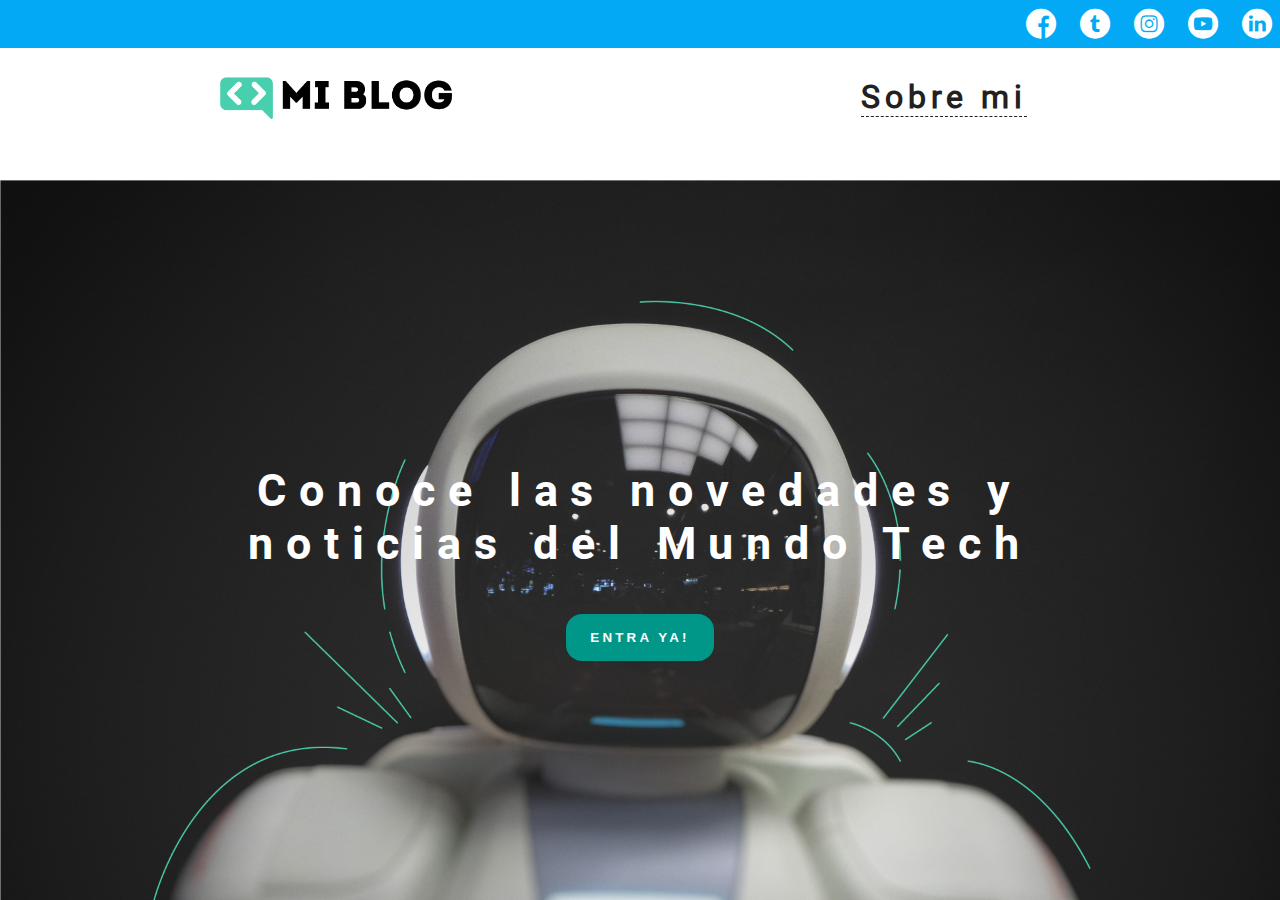
<file: maquetacion-arquitectura-platzy/index.html>
<!DOCTYPE html>
<html lang="en">
<head>
	<meta charset="UTF-8">
	<meta name="viewport" content="width=device-width, initial-scale=1.0">
	<title>Inicio</title>
	<link rel="stylesheet" type="text/css" href="font/flaticon.css">
	<link rel="stylesheet" href="css/estilos-main.css">
</head>
<body>
	<div class="home-body">
		<header class="header">
			<section class="social-icons">
				<div class="icons">
					<a href="#">
						<span class="flaticon-001-facebook"></span>
					</a>
					<a href="#">
						<span class="flaticon-002-twitter"></span>
					</a>
					<a href="#">
						<span class="flaticon-011-instagram"></span>
					</a>
					<a href="#">
						<span class="flaticon-008-youtube"></span>
					</a>
					<a href="#">
						<span class="flaticon-010-linkedin"></span>
					</a>
				</div>			
			</section>
			<nav class="header-nav container">
				<section class="nav-logo-container">
					<a href="#">
						<img src="assets/img/Logo-negro.png">
					</a>
				</section>
				<section class="nav-profile-link">
					<h1><a href="blog.html">Sobre mi</a></h1>
				</section>
			</nav>
		</header>

		<main class="home-main">
			<section>
				<p>Conoce las novedades y <br>
				noticias del Mundo Tech</p>
				<button 
				onclick="window.location.href='blogs.html';">
					Entra ya!
				</button>
			</section>
		</main>

	</div>

</body>
</html>
</file>
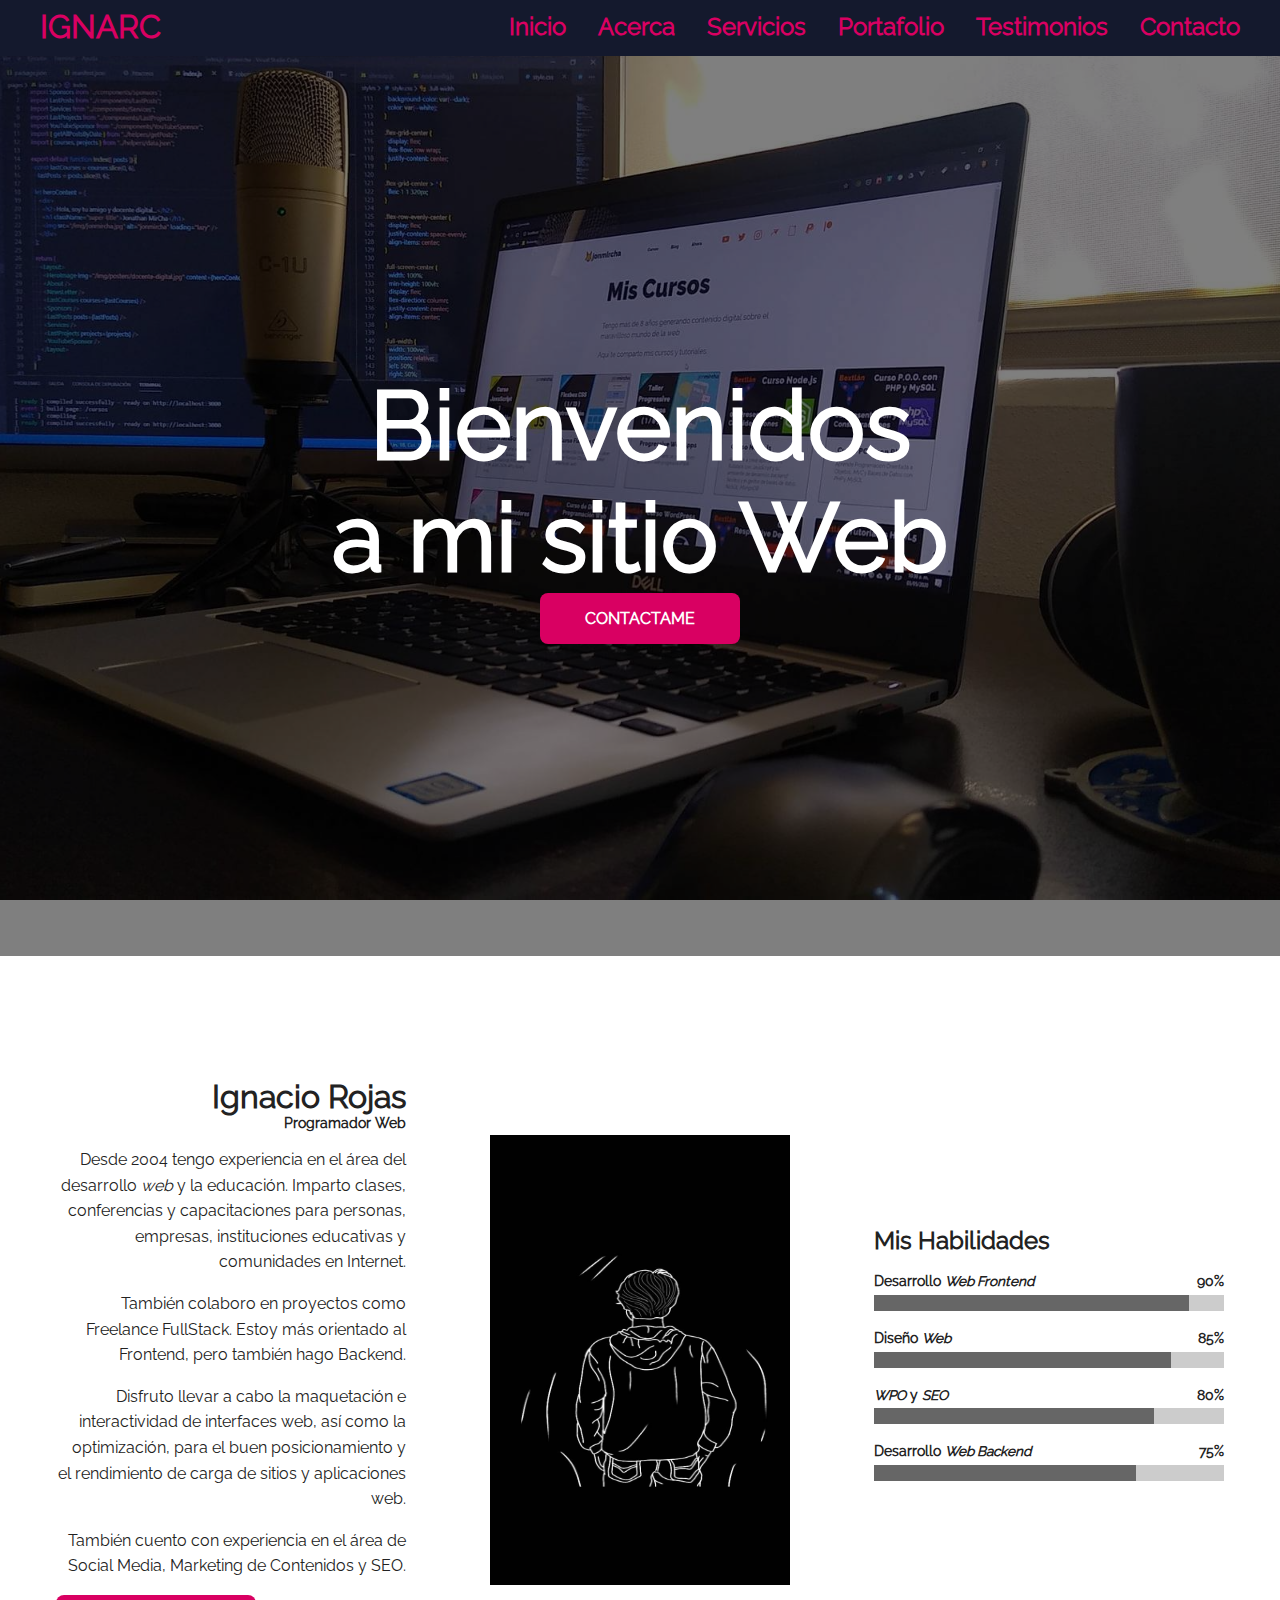
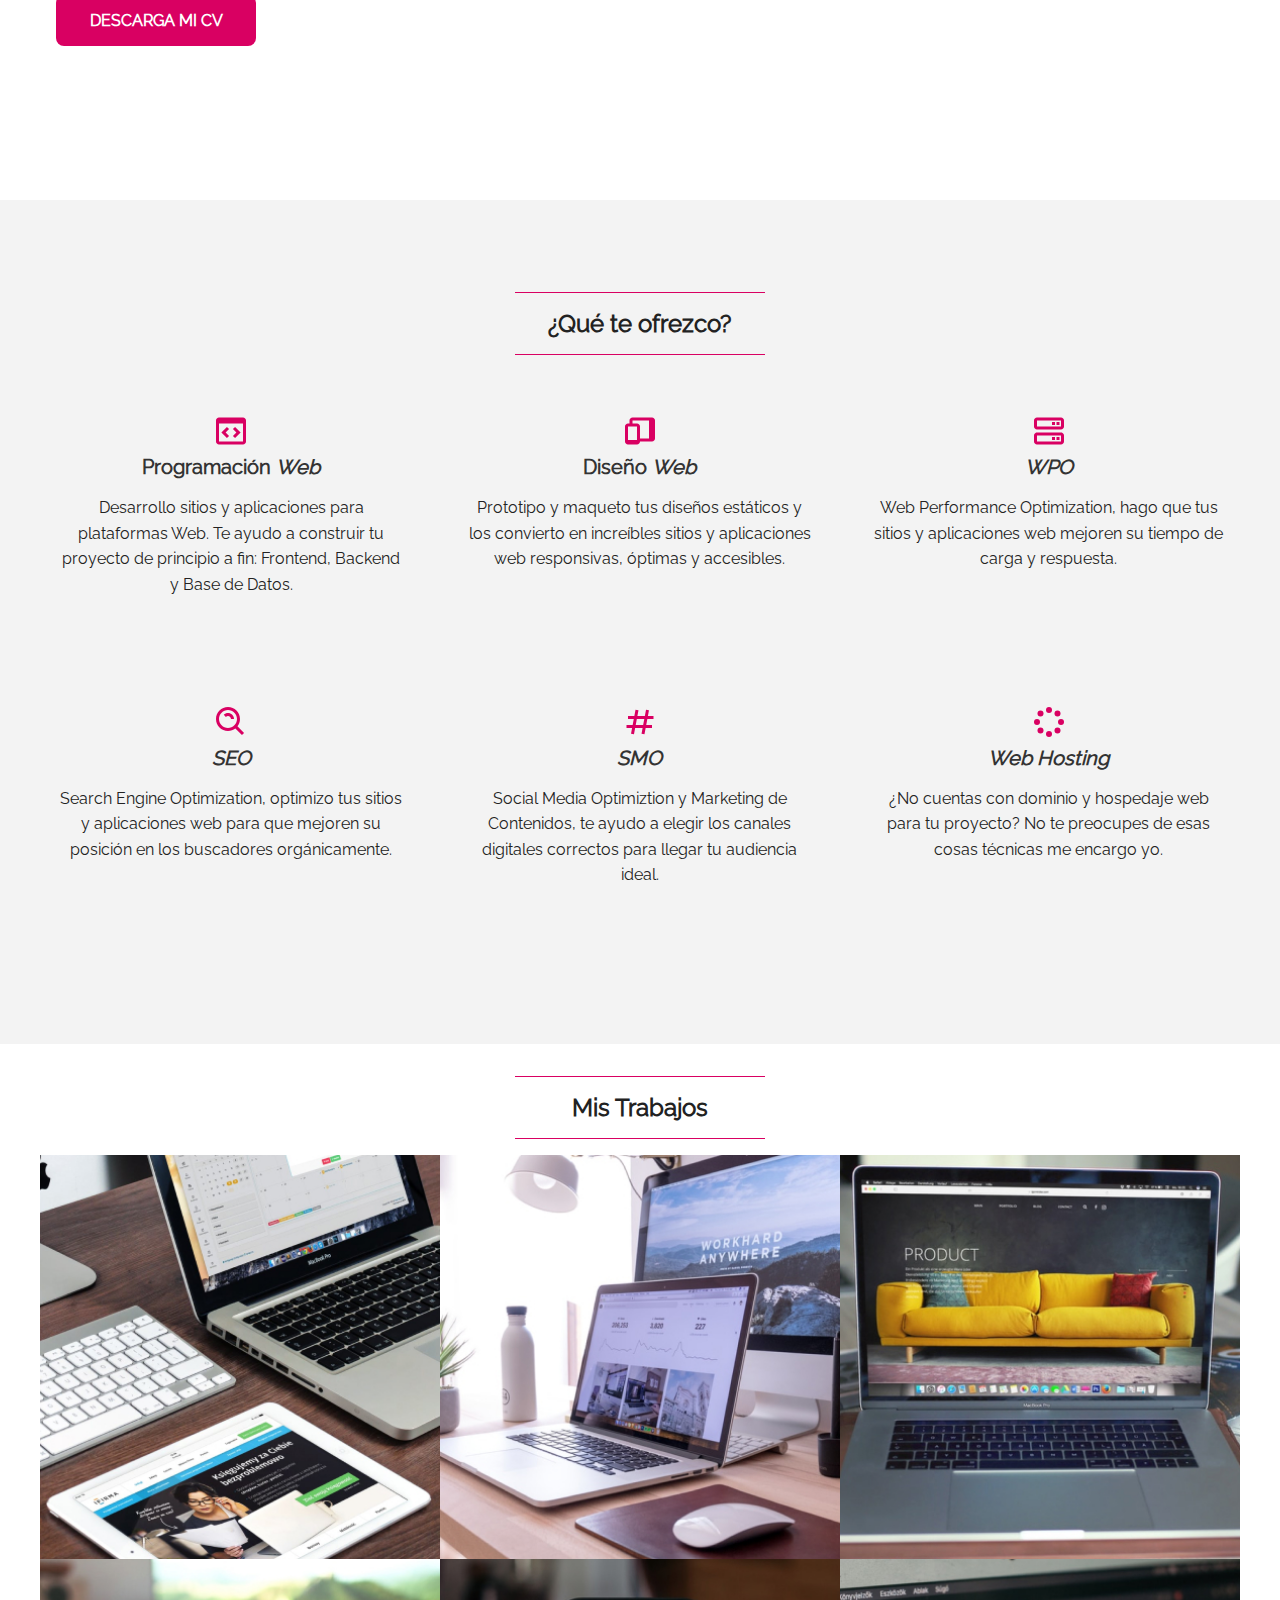
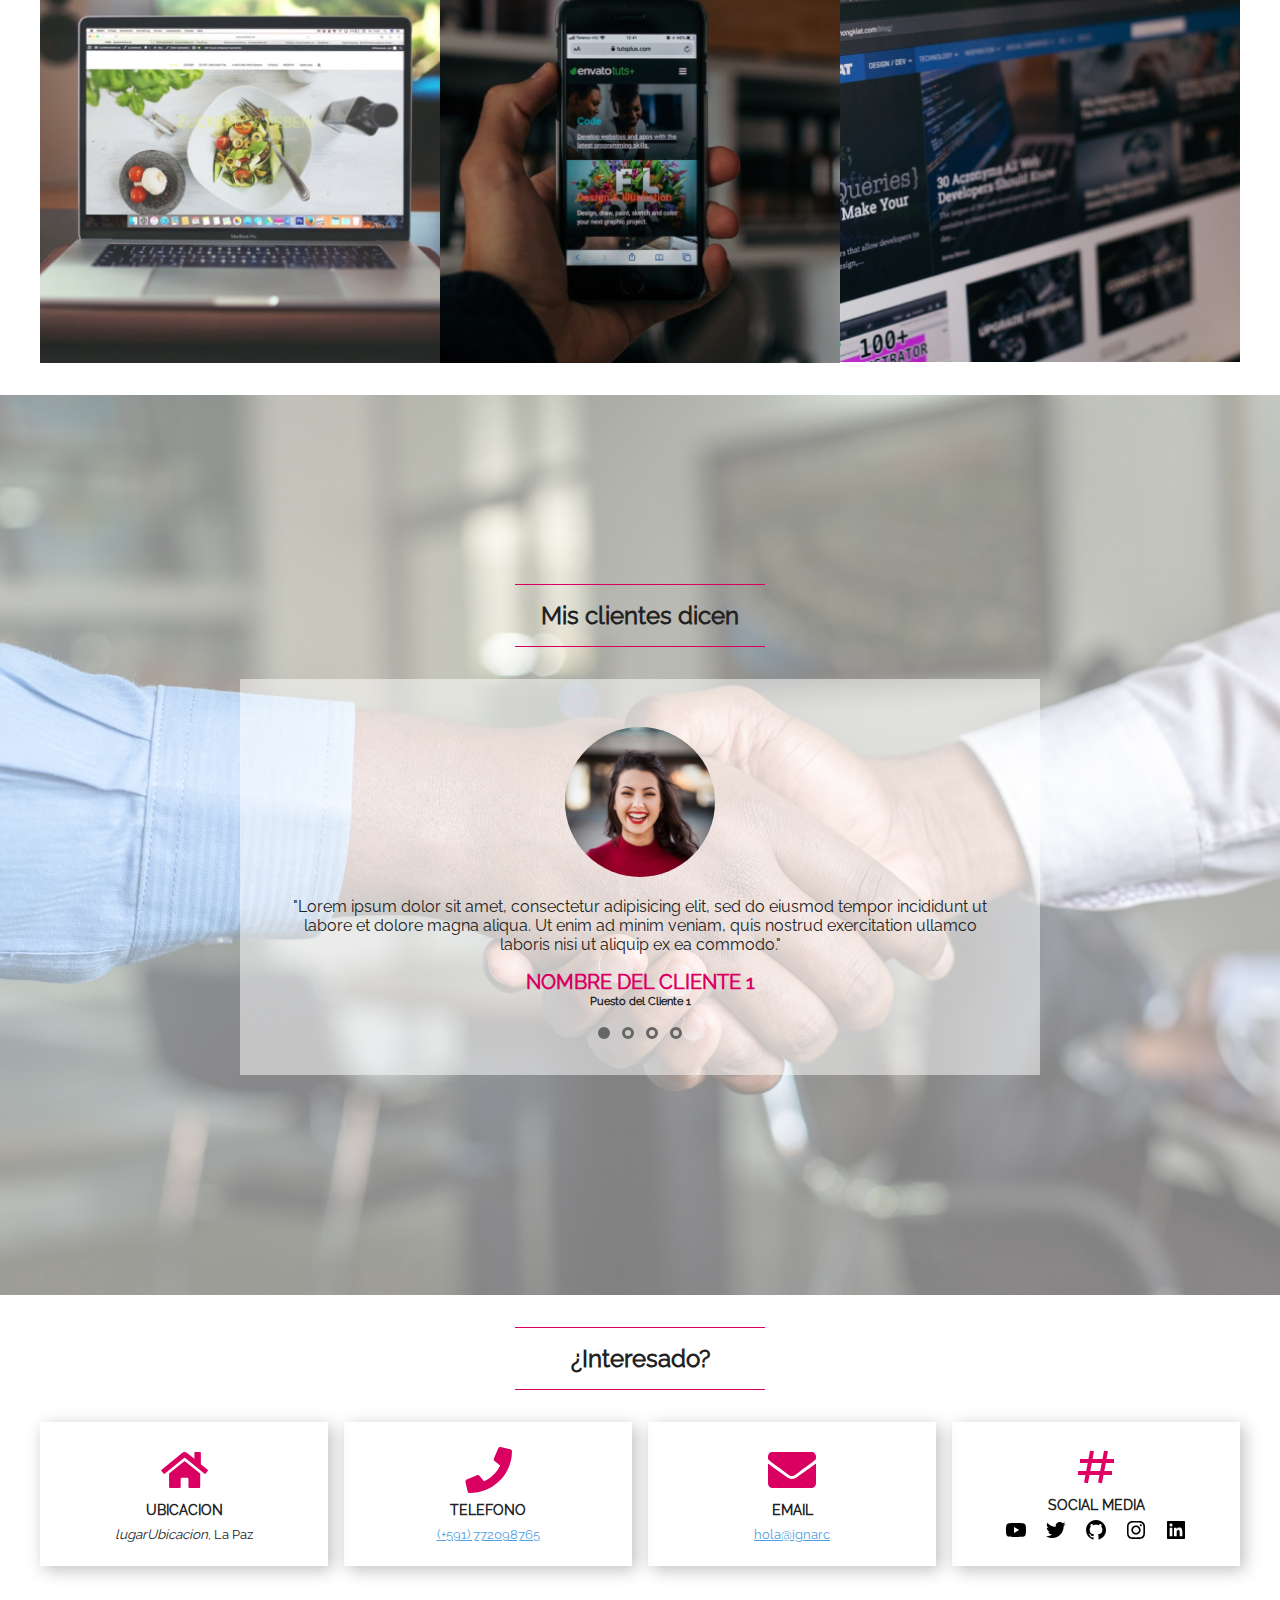
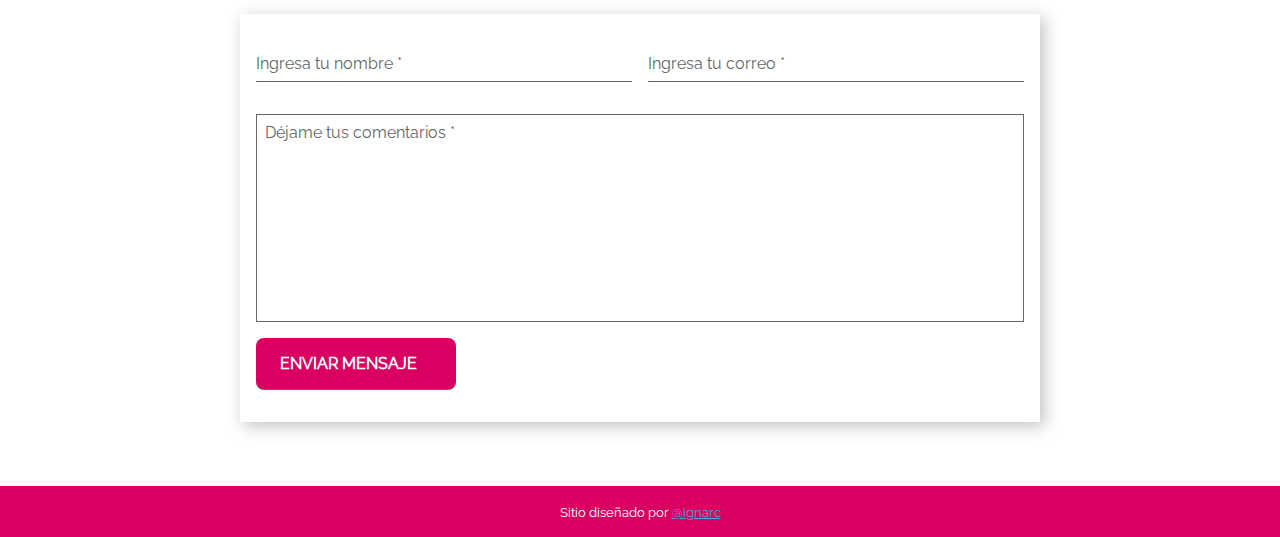
<file: maquetacion-arquitectura/index.html>
<!----
 Inicio - > Monitor de recursos - > Red En "Puertos de escucha", verifique su número de puerto, en este caso 3000. Tome la identificación del proceso y luego búsquela en "Procesos con actividad de red" Verifique el proceso y haga clic derecho - > Proceso final.

-->

<!DOCTYPE html>
<html lang="en">
<head>
	<meta charset="UTF-8">
	<meta name="viewport" content="width=device-width, initial-scale=1.0">
	<title>Blog</title>
	<meta name="description"
    content="Hola bienvenid@ a mi Portafolio Profesional, soy Nestor Rojas, Desarrollador Web">
    
    <!-- LA URL CANONICA LE DICE A LOS BUSCADORES CUAL ES LA URL OFICIAL QUE TIENE QUE POSICIONAR EN EL BUSCADOR -->
    <link rel="canonical" href="https://ignaciorg7.github.io/blog-prueba-uno">

    <!-- para el favicon se debe poner la ruta absoluta del archivo que este como icono -->
    <link rel="favicon" href="https://ignaciorg7.github.io/blog-prueba-uno/assets/favicon.png">

    <!-- para los iconos en apple -->
    <link rel="apple-touch-icon"
    href="https://ignaciorg7.github.io/blog-prueba-uno/favicon.png">

    <!-- cuando accedemos desde un mobil podemos cambiar el color de la barra del navegador  -->
    <meta name="theme-color" content="#d9006">

    <!-- ESTAS SON METAETIQUETAS PARA CUANDO NOSOTROS COPIEMOS EL LINK YA SEA EN TWITER NAME="" O FACEBOOK PROPERTY="" esos contenidos se vean al copiar el link-->
	<meta name="twitter:card" content="summary">
	<meta property="og:type" content="website">
	<meta property="og:title" name="twitter:title" content="Portafolio CV - IGNARC">
	<meta property="og:description" name="twitter:description"
	    content="Hola bienvenid@ a mi Portafolio Profesional, soy Nestor Rojas, Desarrollador Web">
	<meta property="og:image" name="twitter:image"
	    content="https://ignaciorg7.github.io/blog-prueba-uno/assets/hero-image-home.jpg">
	<meta property="og:url" name="twitter:url"
	    content="https://ignaciorg7.github.io/blog-prueba-uno">

    <!---->
    <!---->


	<link rel="stylesheet" type="text/css" href="styles.css">
</head>
<body>
	<!---FIGMA
	https://www.figma.com/file/8T65vTpkmTi9phvNafUNax/CV-Portafolio?type=design&node-id=118-85&t=o4AKG4ye8uu0KLOp-0
	-->

	<!--------------------HEADER-------------------->
	<header class="header">
		<section class="container">
			<div class="logo">
				<a href="index.html">IGNARC</a>
			</div>

			<button class="menu-btn">

				<svg xmlns="http://www.w3.org/2000/svg" width="24" height="24" viewBox="0 0 24 24"><path d="M4 6H20V8H4zM4 11H20V13H4zM4 16H20V18H4z"/></svg>

				<svg class="none" xmlns="http://www.w3.org/2000/svg" width="24" height="24" viewBox="0 0 24 24"><path d="M16.192 6.344L11.949 10.586 7.707 6.344 6.293 7.758 10.535 12 6.293 16.242 7.707 17.656 11.949 13.414 16.192 17.656 17.606 16.242 13.364 12 17.606 7.758z"/></svg>

			</button>

			<nav class="menu">
				<a href="#inicio">Inicio</a>
				<a href="#acerca">Acerca</a>
				<a href="#servicios">Servicios</a>
				<a href="#portafolio">Portafolio</a>
				<a href="#testimonios">Testimonios</a>
				<a href="#contacto">Contacto</a>
			</nav>

		</section>
	</header>

	<!--------------------HEADER-------------------->



	<!--------------------MAIN-------------------->
	<section id="inicio" class="home">
		<article class="hero-image" style="--hero-image:url(assets/hero-image-home.jpg); --hero-attachment:fixed;	">
			<aside class="hero-image-opacity"
			style="--hero-opacity-color: var(--black-alpha-color);">
				<div class="hero-image-content">
					<h2 class="hero-image-title" style="--hero-text-color:var(--white-color);">
					Bienvenidos <br> a mi sitio Web					
					</h2>
					<a href="#contacto" class="btn">CONTACTAME</a>
				</div>
			</aside>
		</article>
	</section>







	<section id="acerca" class="about section container full-lg-screen">
		<article class="text-lg-right">
			<aside class="text-center text-lg-right">
				<h1>Ignacio Rojas</h1>
				<h5>Programador Web</h5>
			</aside>
			<p>Desde 2004 tengo experiencia en el área del desarrollo <i>web</i> y la educación. Imparto clases, conferencias y capacitaciones para personas, empresas, instituciones educativas y comunidades en Internet.</p>
			<p>También colaboro en proyectos como Freelance FullStack. Estoy más orientado al Frontend, pero también hago Backend.</p>
			<p>Disfruto llevar a cabo la maquetación e interactividad de interfaces web, así como la optimización, para el buen posicionamiento y el rendimiento de carga de sitios y aplicaciones web.</p>
			<p>También cuento con experiencia en el área de Social Media, Marketing de Contenidos y SEO.</p>
			<div class="text-center text-lg-left">
				<a href="#" rel="noopener" class="btn" target="_blank">DESCARGA MI CV</a>
			</div>
		</article>
		<article class="text-center">
			<img src="assets/perfil.jpg" alt="Foto Perfil" class="gray-scale">			
		</article>
		<article>
			<h2 class="text-center text-lg-left" >Mis Habilidades</h2>
			<div class="progress">
				<p>
					<b>Desarrollo <i>Web Frontend</i></b>
					<b>90%</b>
				</p>
				<progress value="90" min="0" max="100"></progress>
			</div>
			<div class="progress">
				<p>
					<b>Diseño <i>Web</i></b>
					<b>85%</b>
				</p>
				<progress value="85" min="0" max="100"></progress>
			</div>
			<div class="progress">
				<p>
					<b><i>WPO</i> y <i>SEO</i></b>
					<b>80%</b>
				</p>
				<progress value="80" min="0" max="100"></progress>
			</div>
			<div class="progress">
				<p>
					<b>Desarrollo <i>Web Backend</i></b>
					<b>75%</b>
				</p>
				<progress value="75" min="0" max="100"></progress>
			</div>
		</article>
	</section>






	<section id="servicios" class="services">
		<div class="container section full-lg-screen">
			<h2 class="section-title">¿Qué te ofrezco?</h2>
			<div class="service-card">
				<svg xmlns="http://www.w3.org/2000/svg" width="24" height="24" viewBox="0 0 24 24"><path d="M20,3H4C2.897,3,2,3.897,2,5v14c0,1.103,0.897,2,2,2h16c1.103,0,2-0.897,2-2V5C22,3.897,21.103,3,20,3z M4,19V7h16 l0.002,12H4z"/><path d="M9.293 9.293L5.586 13 9.293 16.707 10.707 15.293 8.414 13 10.707 10.707zM14.707 9.293L13.293 10.707 15.586 13 13.293 15.293 14.707 16.707 18.414 13z"/></svg>
				<h3>Programación <i> Web </i></h3>
				<p>
					Desarrollo sitios y aplicaciones para plataformas Web. Te ayudo a construir tu proyecto de principio a fin: Frontend, Backend y Base de Datos.
				</p>
			</div>
			<div class="service-card">
				<svg xmlns="http://www.w3.org/2000/svg" width="24" height="24" viewBox="0 0 24 24"><path d="M20,3H7C5.897,3,5,3.897,5,5v2H4C2.897,7,2,7.897,2,9v10c0,1.103,0.897,2,2,2h6c1.103,0,2-0.897,2-2h8c1.103,0,2-0.897,2-2 V5C22,3.897,21.103,3,20,3z M6,9h4l-0.003,9H4V9H6z M12,17V9c0-1.103-0.897-2-2-2H7V5h11v12H12z"/></svg>
				<h3>Diseño <i> Web </i></h3>
				<p>
					Prototipo y maqueto tus diseños estáticos y los convierto en increíbles sitios y aplicaciones web responsivas, óptimas y accesibles. 
				</p>
			</div>
			<div class="service-card">
				<svg xmlns="http://www.w3.org/2000/svg" width="24" height="24" viewBox="0 0 24 24"><path fill="none" d="M4 15v4h16.002L20 15H4zM16 18h-2v-2h2V18zM19 18h-2v-2h2V18zM4 5v4h16.002L20 5H4zM16 8h-2V6h2V8zM19 8h-2V6h2V8z"/><path d="M20 3H4C2.897 3 2 3.897 2 5v4c0 1.103.897 2 2 2h16c1.103 0 2-.897 2-2V5C22 3.897 21.103 3 20 3zM4 9V5h16l.002 4H4zM20 13H4c-1.103 0-2 .897-2 2v4c0 1.103.897 2 2 2h16c1.103 0 2-.897 2-2v-4C22 13.897 21.103 13 20 13zM4 19v-4h16l.002 4H4z"/><path d="M17 6H19V8H17zM14 6H16V8H14zM17 16H19V18H17zM14 16H16V18H14z"/></svg>
				<h3> <i> WPO </i></h3>
				<p>
					Web Performance Optimization, hago que tus sitios y aplicaciones web mejoren su tiempo de carga y respuesta.
				</p>
			</div>
			<div class="service-card">
				<svg xmlns="http://www.w3.org/2000/svg" width="24" height="24" viewBox="0 0 24 24"><path d="M10,18c1.846,0,3.543-0.635,4.897-1.688l4.396,4.396l1.414-1.414l-4.396-4.396C17.365,13.543,18,11.846,18,10 c0-4.411-3.589-8-8-8s-8,3.589-8,8S5.589,18,10,18z M10,4c3.309,0,6,2.691,6,6s-2.691,6-6,6s-6-2.691-6-6S6.691,4,10,4z"/><path d="M11.412,8.586C11.791,8.966,12,9.468,12,10h2c0-1.065-0.416-2.069-1.174-2.828c-1.514-1.512-4.139-1.512-5.652,0 l1.412,1.416C9.346,7.83,10.656,7.832,11.412,8.586z"/></svg>
				<h3> <i> SEO </i></h3>
				<p>
					Search Engine Optimization, optimizo tus sitios y aplicaciones web para que mejoren su posición en los buscadores orgánicamente.
				</p>
			</div>
			<div class="service-card">
				<svg xmlns="http://www.w3.org/2000/svg" width="24" height="24" viewBox="0 0 24 24"><path d="M16.018,3.815L15.232,8h-4.966l0.716-3.815L9.018,3.815L8.232,8H4v2h3.857l-0.751,4H3v2h3.731l-0.714,3.805l1.965,0.369 L8.766,16h4.966l-0.714,3.805l1.965,0.369L15.766,16H20v-2h-3.859l0.751-4H21V8h-3.733l0.716-3.815L16.018,3.815z M14.106,14H9.141 l0.751-4h4.966L14.106,14z"/></svg>
				<h3> <i> SMO </i></h3>
				<p>
					Social Media Optimiztion y Marketing de Contenidos, te ayudo a elegir los canales digitales correctos para llegar tu audiencia ideal.
				</p>
			</div>
			<div class="service-card">
				<svg xmlns="http://www.w3.org/2000/svg" width="24" height="24" viewBox="0 0 24 24"><circle cx="12" cy="20" r="2"/><circle cx="12" cy="4" r="2"/><circle cx="6.343" cy="17.657" r="2"/><circle cx="17.657" cy="6.343" r="2"/><circle cx="4" cy="12" r="2.001"/><circle cx="20" cy="12" r="2"/><circle cx="6.343" cy="6.344" r="2"/><circle cx="17.657" cy="17.658" r="2"/></svg>
				<h3> <i> Web Hosting </i></h3>
				<p>
					¿No cuentas con dominio y hospedaje web para tu proyecto? No te preocupes de esas cosas técnicas me encargo yo.
				</p>
			</div>
		</div>
	</section>










	<section id="portafolio" class="portfolio section">
		<div class="container">
			<h2 class="section-title">Mis Trabajos</h2>
			<a href="#trabajo-1" class="portfolio-card">
				<img src="assets/portfolio-1.jpg" alt="Trabajo 1">
				<aside class="portfolio-card-info">
					<div>
						<h3>Proyecto 1</h3>
						<p>Lorem ipsum dolor sit amet, consectetur adipisicing elit, sed do eiusmod
						tempor incididunt ut labore et dolore magna aliqua. Ut enim ad minim veniam,
						quis nostrud exercitation ullamco laboris nisi ut aliquip ex ea commodo.</p>
					</div>
				</aside>
			</a>
			<a href="#trabajo-2" class="portfolio-card">
				<img src="assets/portfolio-2.jpg" alt="Trabajo 2">
				<aside class="portfolio-card-info">
					<div>
						<h3>Proyecto 2</h3>
						<p>Lorem ipsum dolor sit amet, consectetur adipisicing elit, sed do eiusmod
						tempor incididunt ut labore et dolore magna aliqua. Ut enim ad minim veniam,
						quis nostrud exercitation ullamco laboris nisi ut aliquip ex ea commodo.</p>
					</div>
				</aside>
			</a>
			<a href="#trabajo-3" class="portfolio-card">
				<img src="assets/portfolio-3.jpg" alt="Trabajo 3">
				<aside class="portfolio-card-info">
					<div>
						<h3>Proyecto 3</h3>
						<p>Lorem ipsum dolor sit amet, consectetur adipisicing elit, sed do eiusmod
						tempor incididunt ut labore et dolore magna aliqua. Ut enim ad minim veniam,
						quis nostrud exercitation ullamco laboris nisi ut aliquip ex ea commodo.</p>
					</div>
				</aside>
			</a>
			<a href="#trabajo-4" class="portfolio-card">
				<img src="assets/portfolio-4.jpg" alt="Trabajo 4">
				<aside class="portfolio-card-info">
					<div>
						<h3>Proyecto 4</h3>
						<p>Lorem ipsum dolor sit amet, consectetur adipisicing elit, sed do eiusmod
						tempor incididunt ut labore et dolore magna aliqua. Ut enim ad minim veniam,
						quis nostrud exercitation ullamco laboris nisi ut aliquip ex ea commodo.</p>
					</div>
				</aside>
			</a>
			<a href="#trabajo-5" class="portfolio-card">
				<img src="assets/portfolio-5.jpg" alt="Trabajo 5">
				<aside class="portfolio-card-info">
					<div>
						<h3>Proyecto 5</h3>
						<p>Lorem ipsum dolor sit amet, consectetur adipisicing elit, sed do eiusmod
						tempor incididunt ut labore et dolore magna aliqua. Ut enim ad minim veniam,
						quis nostrud exercitation ullamco laboris nisi ut aliquip ex ea commodo.</p>
					</div>
				</aside>
			</a>
			<a href="#trabajo-6" class="portfolio-card">
				<img src="assets/portfolio-6.jpg" alt="Trabajo 6">
				<aside class="portfolio-card-info">
					<div>
						<h3>Proyecto 6</h3>
						<p>Lorem ipsum dolor sit amet, consectetur adipisicing elit, sed do eiusmod
						tempor incididunt ut labore et dolore magna aliqua. Ut enim ad minim veniam,
						quis nostrud exercitation ullamco laboris nisi ut aliquip ex ea commodo.</p>
					</div>
				</aside>
			</a>
		</div>		
	</section>

	<!------------------MODAL------------------->
	<div class="modal" id="trabajo-1">
		<div class="modal-content">			
			<a href="#close" class="modal-close">
				<svg xmlns="http://www.w3.org/2000/svg" width="24" height="24" viewBox="0 0 24 24"><path d="M12,2C6.486,2,2,6.486,2,12s4.486,10,10,10s10-4.486,10-10S17.514,2,12,2z M16.207,14.793l-1.414,1.414L12,13.414 l-2.793,2.793l-1.414-1.414L10.586,12L7.793,9.207l1.414-1.414L12,10.586l2.793-2.793l1.414,1.414L13.414,12L16.207,14.793z"/></svg>
			 </a>
			 <article class="portfolio-modal">
			 	<img src="assets/portfolio-1.jpg" alt="Trabajo 1">
			 	<div class="portfolio-info">
			 		<h3>NOMBRE DEL PROYECTO 1</h3>
			 		<p>Lorem ipsum dolor sit amet consectetur adipisicing, elit. Libero placeat laborum magnam ut, nemo quos reprehenderit provident iste optio quasi consequuntur quis odio ratione? Magnam ipsam, rerum alias at maiores!</p>
			 		<aside class="portfolio-details">
			 			<small><b>CLIENTE :</b></small>
			 			<small>NombreCliente</small>
			 			<small><b>FECHA :</b></small>
			 			<small>17/12/2023</small>
			 			<small><b>TIPO :</b></small>
			 			<small>TipodeProyecto</small>
			 			<small><b>ENLACE :</b></small>
			 			<small><a href="#" target="_blank" rel="noopener">SitioWeb</a></small>
			 		</aside>
			 	</div>
			 </article>
		</div>
	</div>

	<div class="modal" id="trabajo-2">
		<div class="modal-content">			
			<a href="#close" class="modal-close">
				<svg xmlns="http://www.w3.org/2000/svg" width="24" height="24" viewBox="0 0 24 24"><path d="M12,2C6.486,2,2,6.486,2,12s4.486,10,10,10s10-4.486,10-10S17.514,2,12,2z M16.207,14.793l-1.414,1.414L12,13.414 l-2.793,2.793l-1.414-1.414L10.586,12L7.793,9.207l1.414-1.414L12,10.586l2.793-2.793l1.414,1.414L13.414,12L16.207,14.793z"/></svg>
			 </a>
			 <article class="portfolio-modal">
			 	<img src="assets/portfolio-2.jpg" alt="Trabajo 2">
			 	<div class="portfolio-info">
			 		<h3>NOMBRE DEL PROYECTO 2</h3>
			 		<p>Lorem ipsum dolor sit amet consectetur adipisicing, elit. Libero placeat laborum magnam ut, nemo quos reprehenderit provident iste optio quasi consequuntur quis odio ratione? Magnam ipsam, rerum alias at maiores!</p>
			 		<aside class="portfolio-details">
			 			<small><b>CLIENTE :</b></small>
			 			<small>NombreCliente</small>
			 			<small><b>FECHA :</b></small>
			 			<small>17/05/2023</small>
			 			<small><b>TIPO :</b></small>
			 			<small>TipodeProyecto</small>
			 			<small><b>ENLACE :</b></small>
			 			<small><a href="#" target="_blank" rel="noopener">SitioWeb</a></small>
			 		</aside>
			 	</div>
			 </article>
		</div>
	</div>













	<section id="testimonios" class="testimonials">
		<article class="hero-image" style="--hero-image:url(assets/hero-image-customers.jpg); --hero-attachment:scroll;	">
			<aside class="hero-image-opacity"
			style="--hero-opacity-color: var(--white-alpha-color);">
				<div class="hero-image-content">
					<div class="container">
						<h2 class="section-title">
							Mis clientes dicen
						</h2>
						<article class="carousel" style="--carousel-bg-color:var(--white-alpha-color)">

							<input type="radio" name="slides" id="slide-1" checked>
							<input type="radio" name="slides" id="slide-2">
							<input type="radio" name="slides" id="slide-3">
							<input type="radio" name="slides" id="slide-4">
							
							<ul class="slides">
								<li class="slide">
									<img class="avatar" src="assets/customer-1.jpg" alt="Cliente 1">
									<blockquote>
										"Lorem ipsum dolor sit amet, consectetur adipisicing elit, sed do eiusmod
										tempor incididunt ut labore et dolore magna aliqua. Ut enim ad minim veniam,
										quis nostrud exercitation ullamco laboris nisi ut aliquip ex ea commodo."
									</blockquote>
									<h3 class="text-first-color">
										NOMBRE DEL CLIENTE 1
									</h3>
									<h6>Puesto del Cliente 1</h6>
								</li>
								<li class="slide">
									<img class="avatar" src="assets/customer-2.jpg" alt="Cliente 2">
									<blockquote>
										"Lorem ipsum dolor sit amet, consectetur adipisicing elit, sed do eiusmod
										tempor incididunt ut labore et dolore magna aliqua. Ut enim ad minim veniam,
										quis nostrud exercitation ullamco laboris nisi ut aliquip ex ea commodo."
									</blockquote>
									<h3 class="text-first-color">
										NOMBRE DEL CLIENTE 2
									</h3>
									<h6>Puesto del Cliente 2</h6>
								</li>
								<li class="slide">
									<img class="avatar" src="assets/customer-1.jpg" alt="Cliente 1">
									<blockquote>
										"Lorem ipsum dolor sit amet, consectetur adipisicing elit, sed do eiusmod
										tempor incididunt ut labore et dolore magna aliqua. Ut enim ad minim veniam,
										quis nostrud exercitation ullamco laboris nisi ut aliquip ex ea commodo."
									</blockquote>
									<h3 class="text-first-color">
										NOMBRE DEL CLIENTE 3
									</h3>
									<h6>Puesto del Cliente 3</h6>
								</li>
								<li class="slide">
									<img class="avatar" src="assets/customer-2.jpg" alt="Cliente 2">
									<blockquote>
										"Lorem ipsum dolor sit amet, consectetur adipisicing elit, sed do eiusmod
										tempor incididunt ut labore et dolore magna aliqua. Ut enim ad minim veniam,
										quis nostrud exercitation ullamco laboris nisi ut aliquip ex ea commodo."
									</blockquote>
									<h3 class="text-first-color">
										NOMBRE DEL CLIENTE 4
									</h3>
									<h6>Puesto del Cliente 4</h6>
								</li>
							</ul>
							<aside class="slides-nav">
								<label for="slide-1" id="dot-1"></label>
								<label for="slide-2" id="dot-2"></label>
								<label for="slide-3" id="dot-3"></label>
								<label for="slide-4" id="dot-4"></label>
							</aside>

						</article>
					</div>
				</div>
			</aside>
		</article>
	</section>











	<section id="contacto" class="contact section">
		<div class="container">
			<h2 class="section-title">¿Interesado?</h2>
			<article class="contact-cards">
				<aside class="contact-card box-shadow-1">
					<img src="assets/contact-location.svg">
					<h5 >UBICACION</h5>
					<small><i>lugarUbicacion</i>, La Paz</small>
				</aside>		
				<aside class="contact-card box-shadow-1">
					<img src="assets/contact-phone.svg">
					<h5 >TELEFONO</h5>
					<small><a href="tel:772098765"> (+591) 772098765</a></small>
				</aside>		
				<aside class="contact-card box-shadow-1">
					<img src="assets/contact-email.svg">
					<h5 >EMAIL</h5>
					<small><a href="mailto:hola@ignarc.com">hola@ignarc</a></small>
				</aside>		
				<aside class="contact-card box-shadow-1">
					<img src="assets/service-smo.svg" class="img-socialmd">
					<h5 >SOCIAL MEDIA</h5>
					<small class="social-media">
						<a href="https://www.youtube.com" rel="noopener" target="_blank">
							<img src="assets/youtube.svg" alt="Youtube">
						</a>
						<a href="https://www.twitter.com" rel="noopener" target="_blank">
							<img src="assets/twitter.svg" alt="Youtube">
						</a>
						<a href="https://www.github.com" rel="noopener" target="_blank">
							<img src="assets/github.svg" alt="Youtube">
						</a>
						<a href="https://www.instagram.com" rel="noopener" target="_blank">
							<img src="assets/instagram.svg" alt="Youtube">
						</a>
						<a href="https://www.linkedin.com" rel="noopener" target="_blank">
							<img src="assets/linkedin.svg" alt="Youtube">
						</a>
					</small>
				</aside>		
			</article>


			<form class="contact-form box-shadow-1">
				<input type="text" name="name" placeholder="Ingresa tu nombre *" title="Nombre solo acepta letras y espacios en blanco" pattern="^[A-Za-zÑñÁáÉéÍíÓóÚúÜü\s]+$" required>
				<input type="email" name="email" placeholder="Ingresa tu correo *"  title="Correo Incorrecto" pattern="^[a-z0-9]+(\.[_a-z0-9]+)*@[a-z0-9-]+(\.[a-z0-9-]+)*(\.[a-z]{2,15})$" required>
				<textarea name="comments" cols="50" rows="10" placeholder="Déjame tus comentarios *" required></textarea>

				<div class="contact-form-loader text-center none">
					<img src="assets/loader.svg" alt="Enviando...">
				</div>

				<input type="submit" class="btn" value="ENVIAR MENSAJE">
			</form>

			<article class="modal" id="gracias">
				<div class="modal-content">
					<article class="contact-form-response">
						<h3>
							¡MUCHAS GRACIAS¡ <br>
							Por tus Comentarios
						</h3>
						<img src="assets/happy-face.svg">
					</article>
				</div>
			</article>

		</div>
	</section>
	<!--------------------MAIN-------------------->

	<!--------------------FOOTER-------------------->
	<footer class="footer">
		<small>Sitio diseñado por <a href="#" target="_blank" rel="noopener">@ignarc</a></small> 
	</footer>
	<!--	<a href="#gracias">aagracias</a>	-->

	<!--------------------FOOTER-------------------->


	<script type="text/javascript" src="script.js"></script>
</body>
</html>
</file>
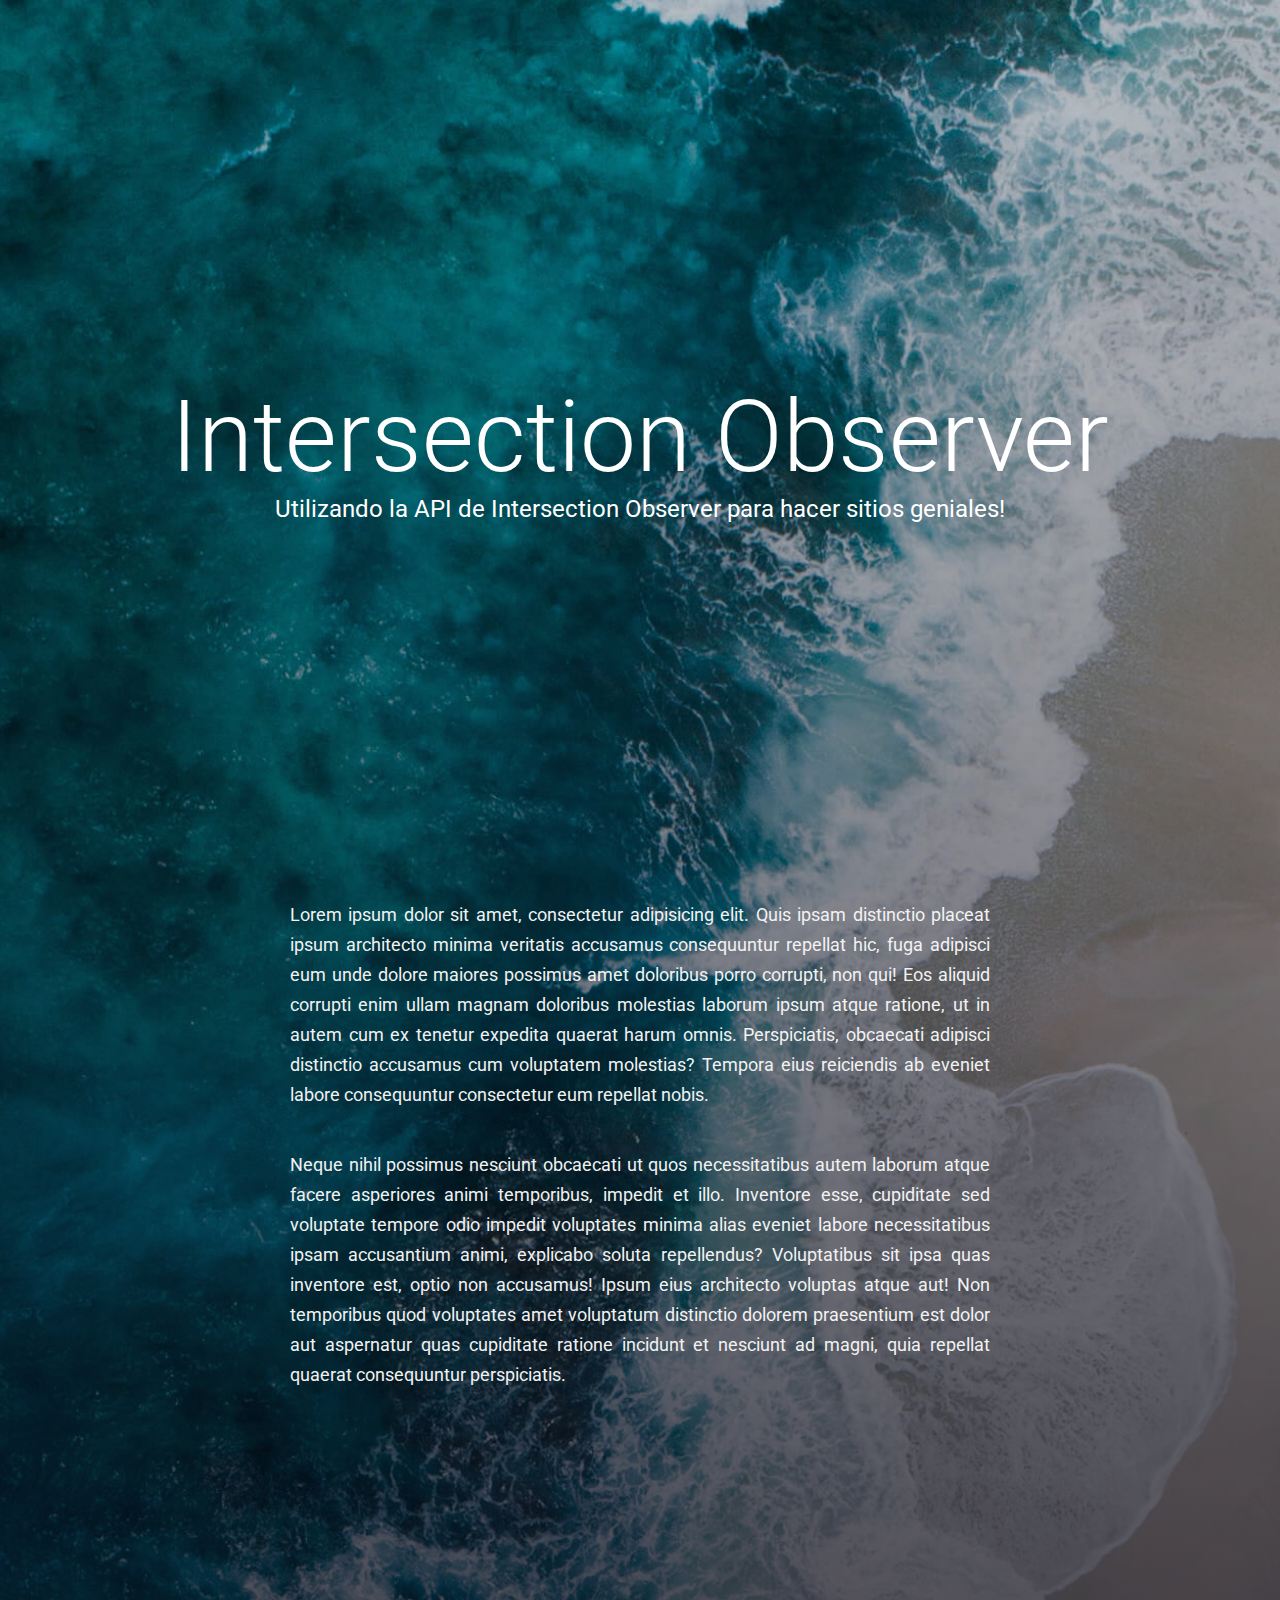
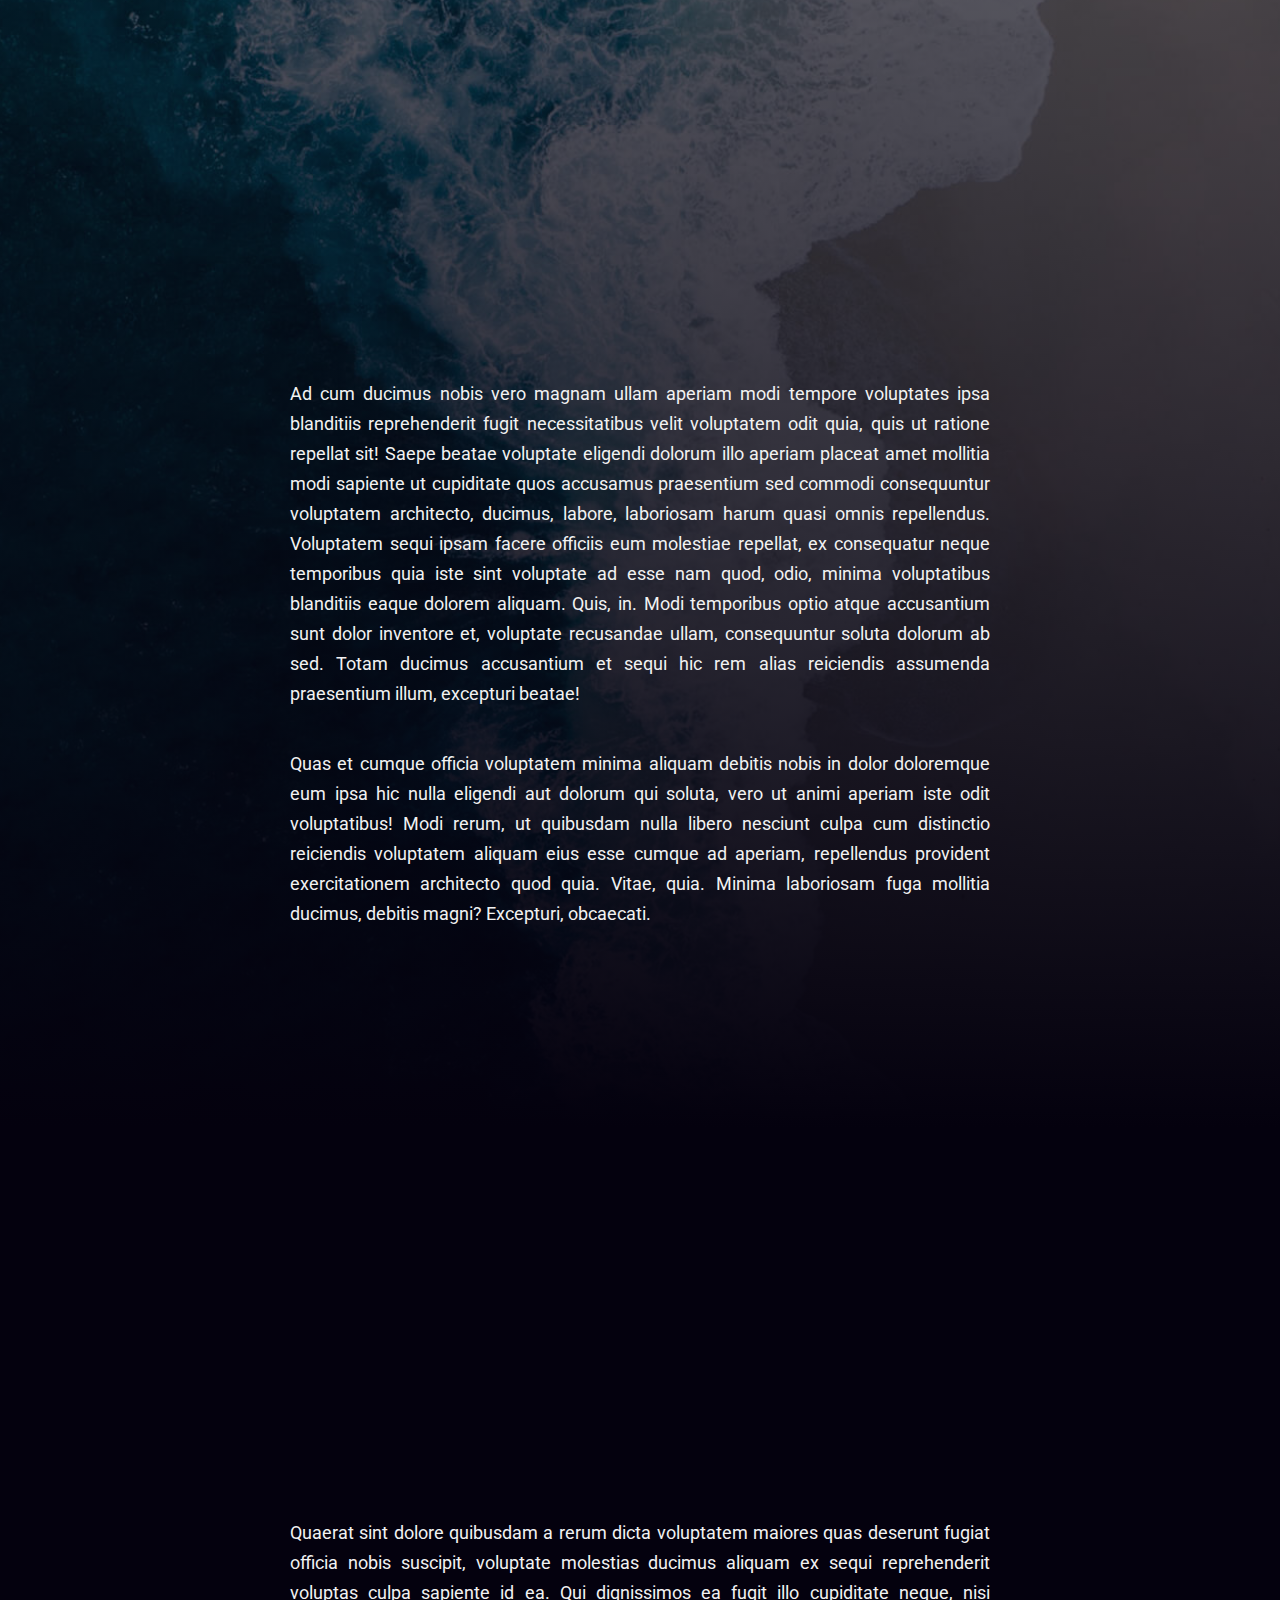
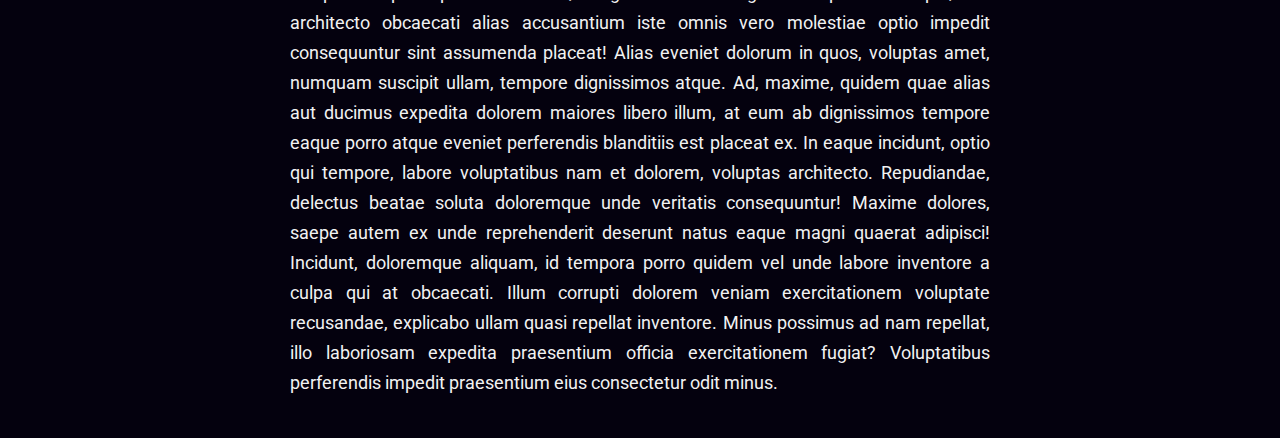
<file: animacion-scrollear/animacion-js/index.html>
<!DOCTYPE html>
<html lang="en">
<head>
	<meta charset="UTF-8">
	<meta http-equiv="X-UA-Compatible" content="IE=edge">
	<meta name="viewport" content="width=device-width, initial-scale=1.0">
	<link rel="preconnect" href="https://fonts.googleapis.com">
	<link rel="preconnect" href="https://fonts.gstatic.com" crossorigin>
	<link href="https://fonts.googleapis.com/css2?family=Roboto:wght@400;500&display=swap" rel="stylesheet">
	<link rel="stylesheet" href="css/estilos.css">
	<title>Intersection Observer</title>
</head>
<body>

	<div class="hero">
		<h1>Intersection Observer</h1>
		<p>Utilizando la API de Intersection Observer para hacer sitios geniales!</p>
	</div>
	<div class="contenedor">
		<p>
			Lorem ipsum dolor sit amet, consectetur adipisicing elit. Quis ipsam distinctio placeat ipsum architecto minima veritatis accusamus consequuntur repellat hic, fuga adipisci eum unde dolore maiores possimus amet doloribus porro corrupti, non qui! Eos aliquid corrupti enim ullam magnam doloribus molestias laborum ipsum atque ratione, ut in autem cum ex tenetur expedita quaerat harum omnis. Perspiciatis, obcaecati adipisci distinctio accusamus cum voluptatem molestias? Tempora eius reiciendis ab eveniet labore consequuntur consectetur eum repellat nobis. 
		</p>
		<p>
			Neque nihil possimus nesciunt obcaecati ut quos necessitatibus autem laborum atque facere asperiores animi temporibus, impedit et illo. Inventore esse, cupiditate sed voluptate tempore odio impedit voluptates minima alias eveniet labore necessitatibus ipsam accusantium animi, explicabo soluta repellendus? Voluptatibus sit ipsa quas inventore est, optio non accusamus! Ipsum eius architecto voluptas atque aut! Non temporibus quod voluptates amet voluptatum distinctio dolorem praesentium est dolor aut aspernatur quas cupiditate ratione incidunt et nesciunt ad magni, quia repellat quaerat consequuntur perspiciatis. 
		</p>

		<img id="imagen1" src="img/1.jpg" alt="" class="izquierda">
		
		<p>
			Ad cum ducimus nobis vero magnam ullam aperiam modi tempore voluptates ipsa blanditiis reprehenderit fugit necessitatibus velit voluptatem odit quia, quis ut ratione repellat sit! Saepe beatae voluptate eligendi dolorum illo aperiam placeat amet mollitia modi sapiente ut cupiditate quos accusamus praesentium sed commodi consequuntur voluptatem architecto, ducimus, labore, laboriosam harum quasi omnis repellendus. Voluptatem sequi ipsam facere officiis eum molestiae repellat, ex consequatur neque temporibus quia iste sint voluptate ad esse nam quod, odio, minima voluptatibus blanditiis eaque dolorem aliquam. Quis, in. Modi temporibus optio atque accusantium sunt dolor inventore et, voluptate recusandae ullam, consequuntur soluta dolorum ab sed. Totam ducimus accusantium et sequi hic rem alias reiciendis assumenda praesentium illum, excepturi beatae! 
		</p>
		
		<p>
			Quas et cumque officia voluptatem minima aliquam debitis nobis in dolor doloremque eum ipsa hic nulla eligendi aut dolorum qui soluta, vero ut animi aperiam iste odit voluptatibus! Modi rerum, ut quibusdam nulla libero nesciunt culpa cum distinctio reiciendis voluptatem aliquam eius esse cumque ad aperiam, repellendus provident exercitationem architecto quod quia. Vitae, quia. Minima laboriosam fuga mollitia ducimus, debitis magni? Excepturi, obcaecati. 
		</p>

		<img id="imagen2" src="img/2.jpg" alt="" class="derecha">

		<p>
			Quaerat sint dolore quibusdam a rerum dicta voluptatem maiores quas deserunt fugiat officia nobis suscipit, voluptate molestias ducimus aliquam ex sequi reprehenderit voluptas culpa sapiente id ea. Qui dignissimos ea fugit illo cupiditate neque, nisi architecto obcaecati alias accusantium iste omnis vero molestiae optio impedit consequuntur sint assumenda placeat! Alias eveniet dolorum in quos, voluptas amet, numquam suscipit ullam, tempore dignissimos atque. Ad, maxime, quidem quae alias aut ducimus expedita dolorem maiores libero illum, at eum ab dignissimos tempore eaque porro atque eveniet perferendis blanditiis est placeat ex. In eaque incidunt, optio qui tempore, labore voluptatibus nam et dolorem, voluptas architecto. Repudiandae, delectus beatae soluta doloremque unde veritatis consequuntur! Maxime dolores, saepe autem ex unde reprehenderit deserunt natus eaque magni quaerat adipisci! Incidunt, doloremque aliquam, id tempora porro quidem vel unde labore inventore a culpa qui at obcaecati. Illum corrupti dolorem veniam exercitationem voluptate recusandae, explicabo ullam quasi repellat inventore. Minus possimus ad nam repellat, illo laboriosam expedita praesentium officia exercitationem fugiat? Voluptatibus perferendis impedit praesentium eius consectetur odit minus.
		</p>

	</div>

	<script src="js/app.js"></script>
</body>
</html>
</file>
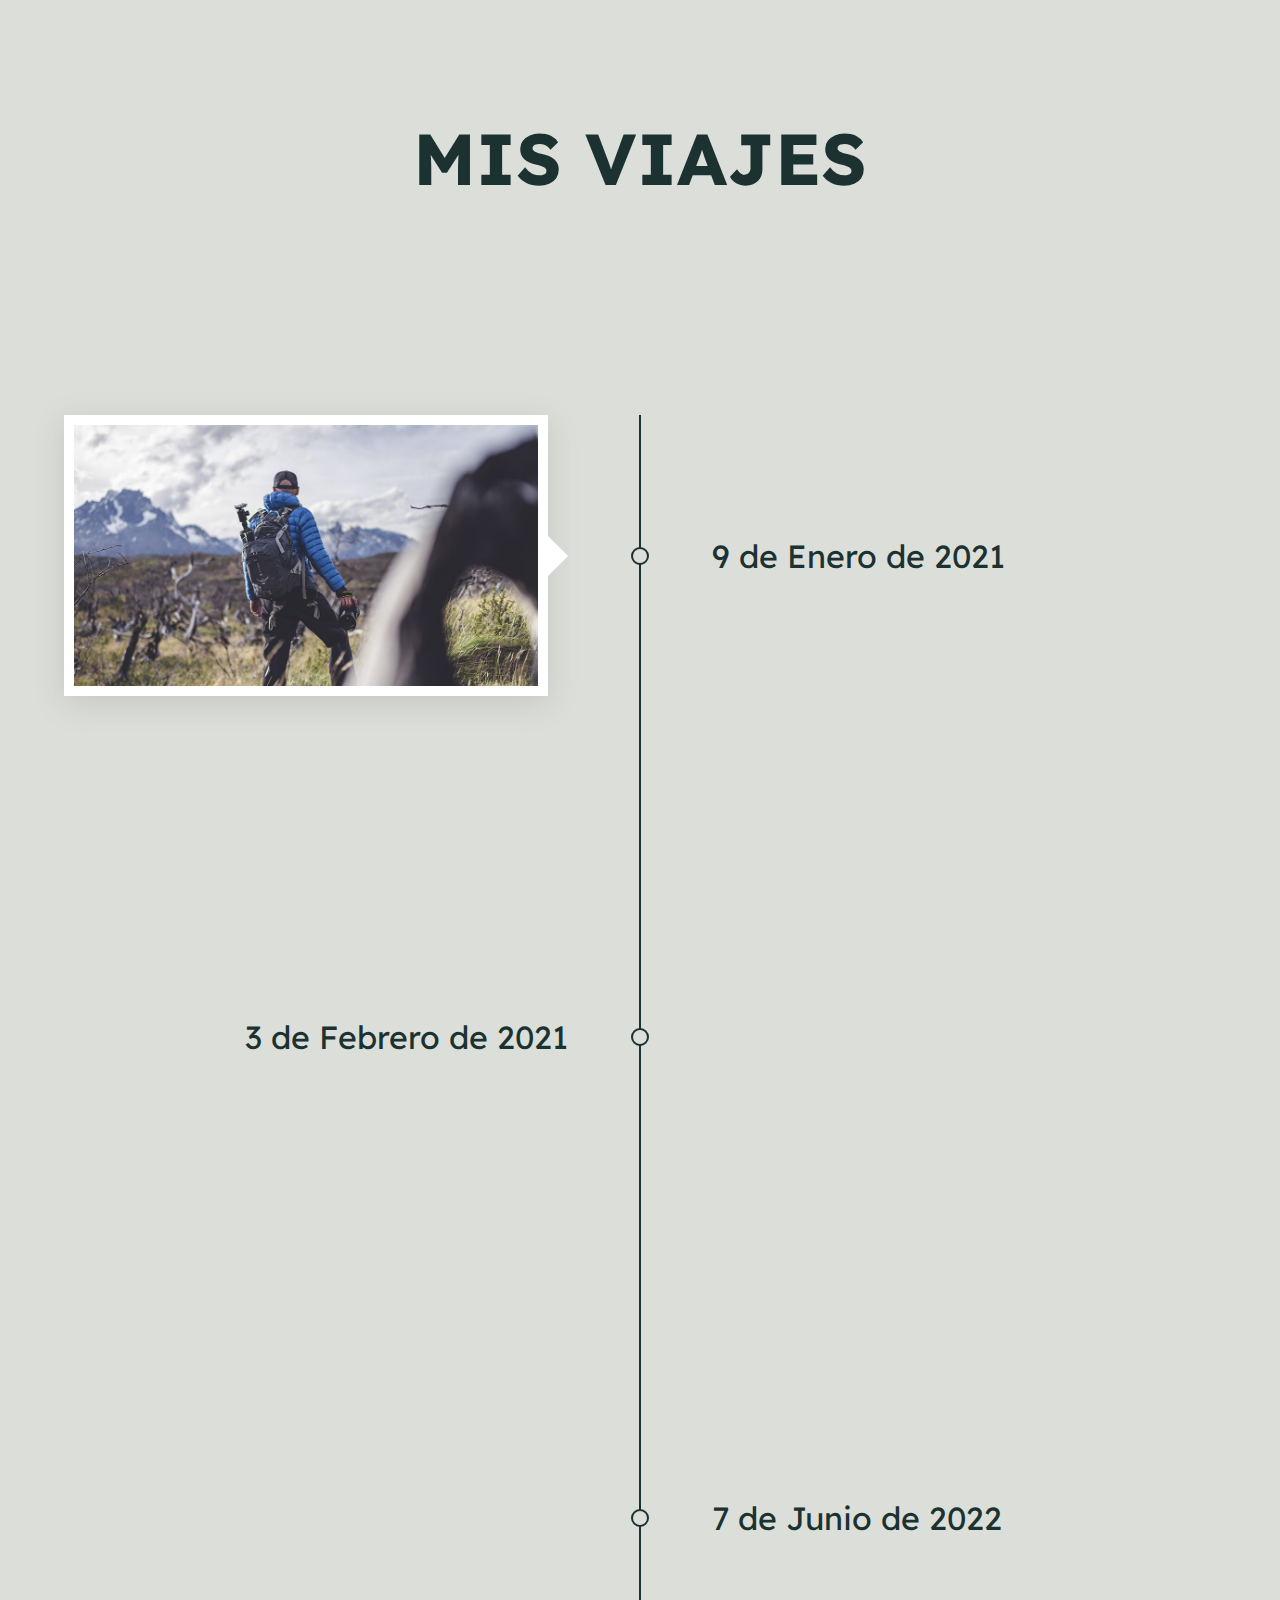
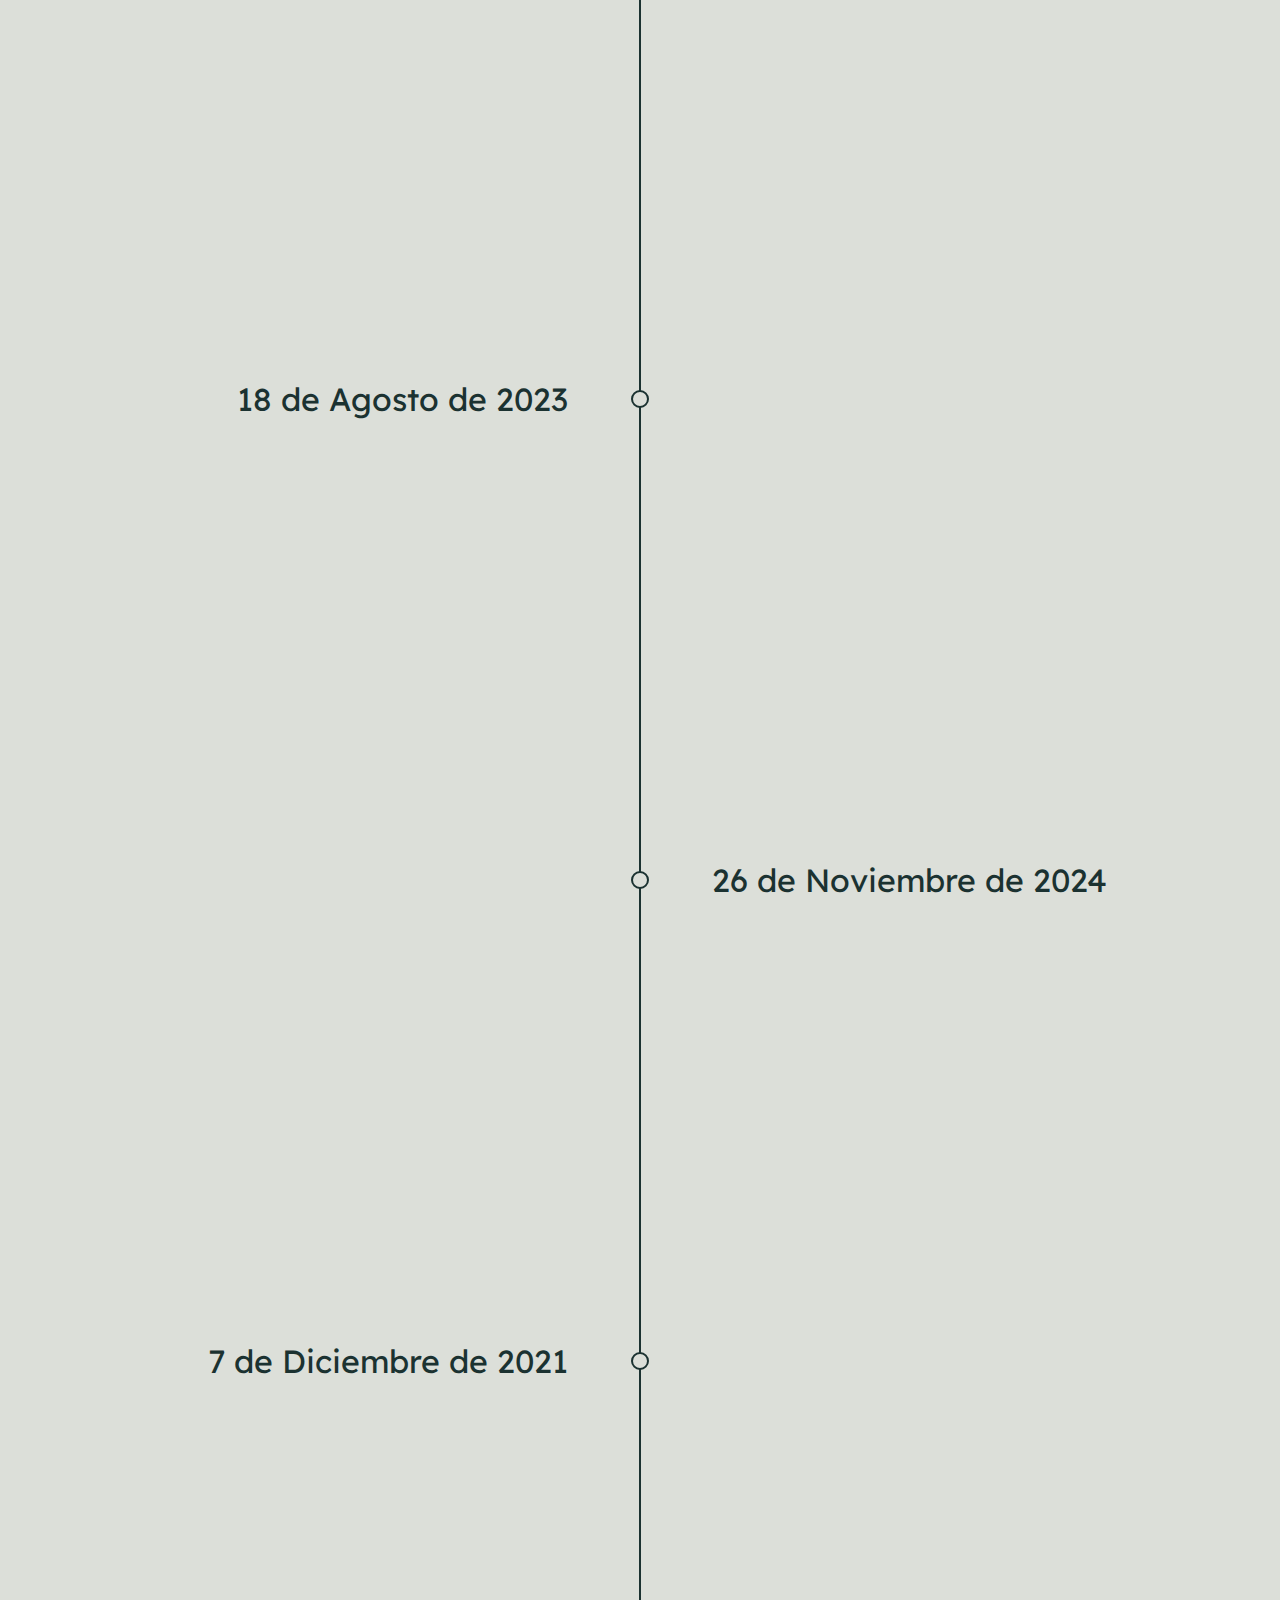
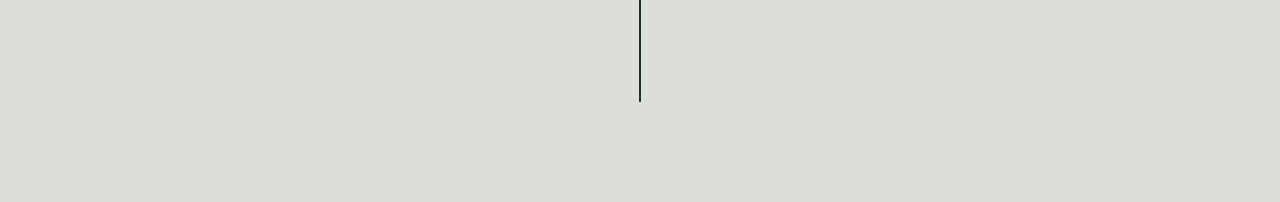
<file: animacion-scrollear/animacion-libreria/index.html>
<!DOCTYPE html>
<html lang="en">
<head>
	<meta charset="UTF-8">
	<meta http-equiv="X-UA-Compatible" content="IE=edge">
	<meta name="viewport" content="width=device-width, initial-scale=1.0">
	<link rel="preconnect" href="https://fonts.googleapis.com">
	<link rel="preconnect" href="https://fonts.gstatic.com" crossorigin>
	<link href="https://fonts.googleapis.com/css2?family=Readex+Pro&display=swap" rel="stylesheet"> 

	<!--https://michalsnik.github.io/aos/
		esta es la libreria y el link de la pagina-->
	<link href="https://unpkg.com/aos@2.3.1/dist/aos.css" rel="stylesheet">


	<link rel="stylesheet" href="estilos.css">
	<title>Animación al Scrollear</title>
</head>
<body>
	<div class="hero">
		<h1>Mis Viajes</h1>
	</div>
	<div class="container">
		<div class="evento">
			<div class="foto" data-aos="fade-up">
				<img src="./img/1.jpg" alt="">
			</div>
			<h3 class="fecha">9 de Enero de 2021</h3>
		</div>
		<div class="evento">
			<div class="foto" data-aos="fade-down">
				<img src="./img/2.jpg" alt="">
			</div>
			<h3 class="fecha">3 de Febrero de 2021</h3>
		</div>
		<div class="evento">
			<div class="foto" data-aos="fade-left">
				<img src="./img/3.jpg" alt="">
			</div>
			<h3 class="fecha">7 de Junio de 2022</h3>
		</div>
		<div class="evento">
			<div class="foto" data-aos="fade-right">
				<img src="./img/4.jpg" alt="">
			</div>
			<h3 class="fecha">18 de Agosto de 2023</h3>
		</div>
		<div class="evento">
			<div class="foto" data-aos="fade-up">
				<img src="./img/5.jpg" alt="">
			</div>
			<h3 class="fecha">26 de Noviembre de 2024</h3>
		</div>
		<div class="evento">
			<div class="foto" data-aos="fade-up">
				<img src="./img/6.jpg" alt="">
			</div>
			<h3 class="fecha">7 de Diciembre de 2021</h3>
		</div>
	</div>


	<script src="https://unpkg.com/aos@2.3.1/dist/aos.js"></script>
	<script>
		AOS.init({
			duration: 1500,
			once: true
		});
	</script>
</body>
</html>
</file>
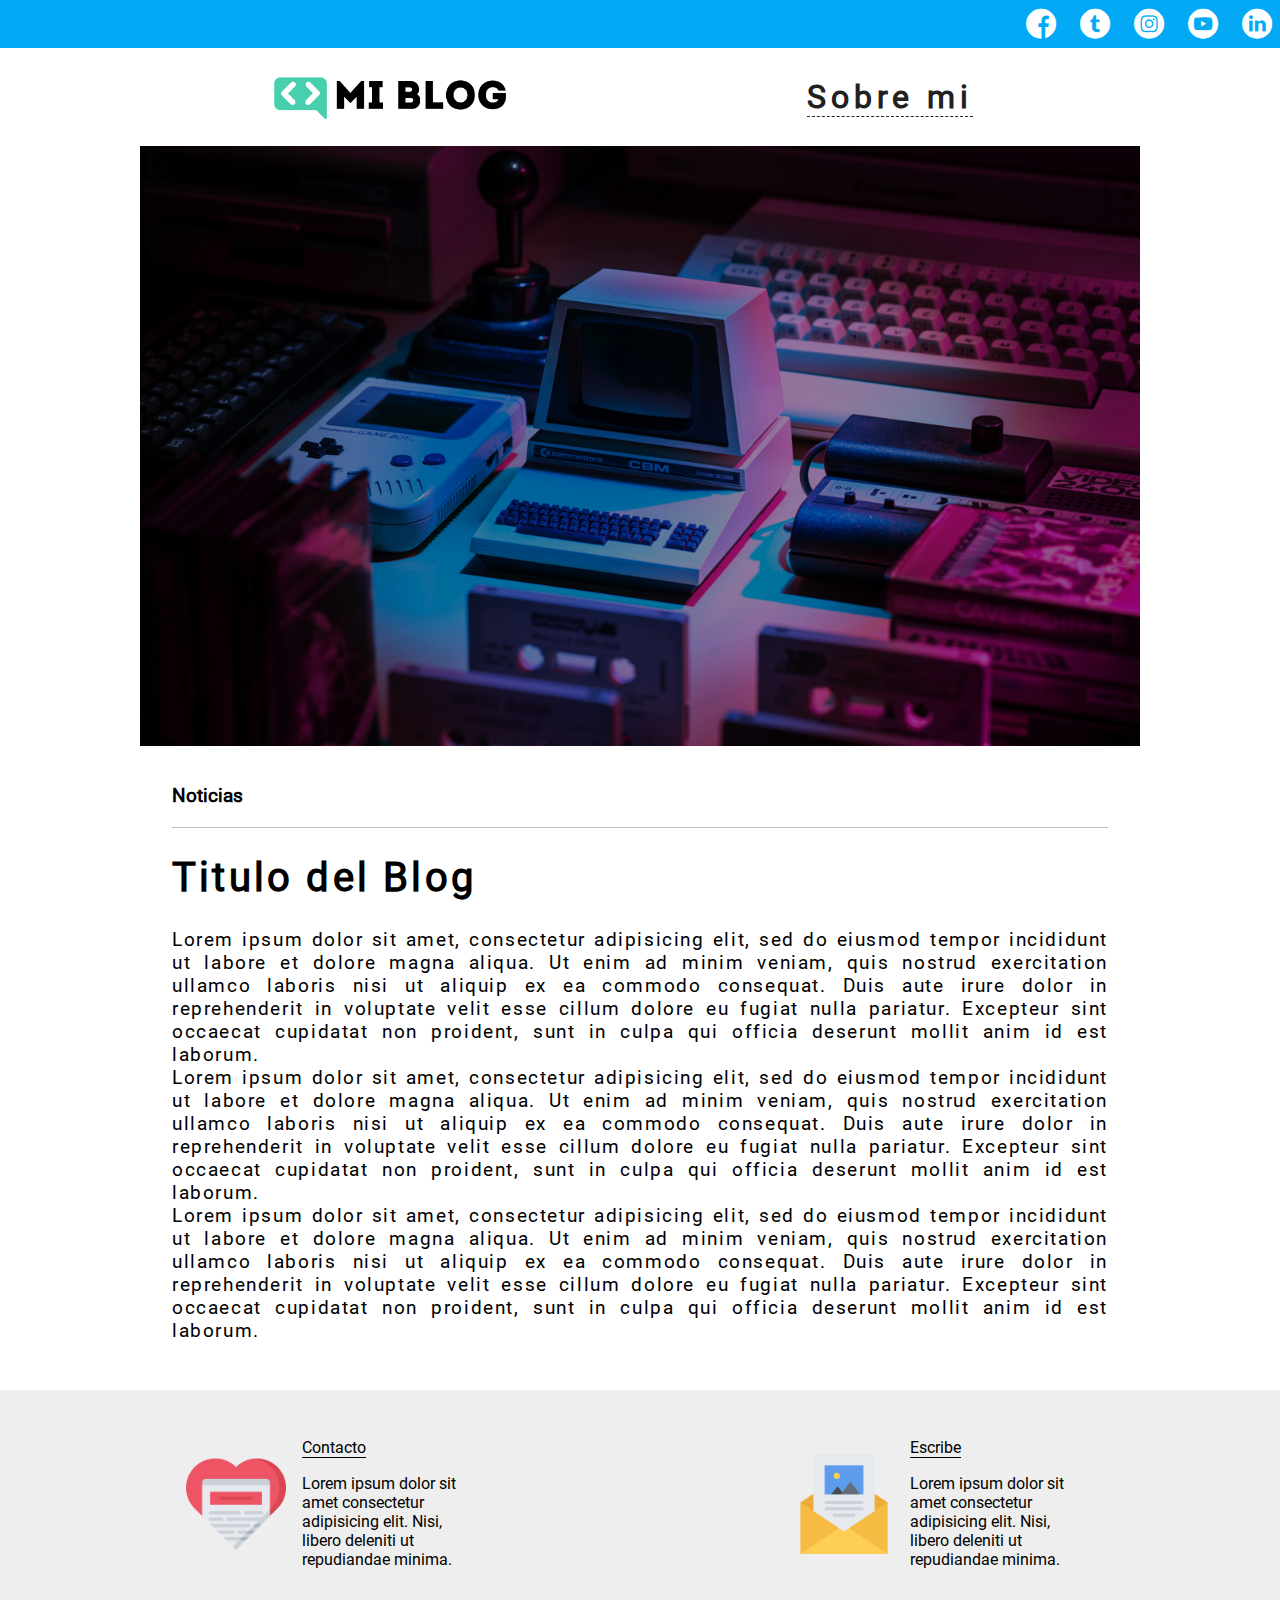
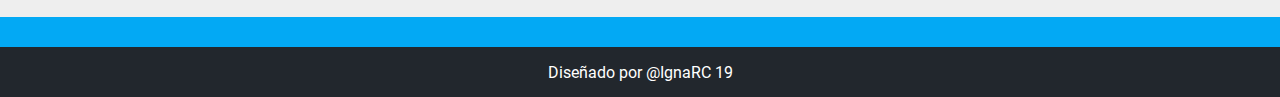
<file: maquetacion-arquitectura-platzy/blog.html>
<!DOCTYPE html>
<html lang="en">
<head>
	<meta charset="UTF-8">
	<meta name="viewport" content="width=device-width, initial-scale=1.0">
	<title>Inicio</title>
	<link rel="stylesheet" type="text/css" href="font/flaticon.css">
	<link rel="stylesheet" href="css/estilos-blog.css">
</head>
<body>
	<div class="home-body">
		<header class="header">
			<section class="social-icons">
				<div class="icons">
					<a href="#">
						<span class="flaticon-001-facebook"></span>
					</a>
					<a href="#">
						<span class="flaticon-002-twitter"></span>
					</a>
					<a href="#">
						<span class="flaticon-011-instagram"></span>
					</a>
					<a href="#">
						<span class="flaticon-008-youtube"></span>
					</a>
					<a href="#">
						<span class="flaticon-010-linkedin"></span>
					</a>
				</div>			
			</section>
			<nav class="header-nav container">
				<section class="nav-logo-container">
					<a href="index.html">
						<img src="assets/img/Logo-negro.png">
					</a>
				</section>
				<section class="nav-profile-link">
					<h1><a href="perfil.html">Sobre mi</a></h1>
				</section>
			</nav>
		</header>

		<main class="blog-main">			
			<section class="blog-post-image container">
				<img src="assets/img/main-news-img.png" alt="ImageMain">
			</section>

			<section class="blog-post-description container">
				<h3>Noticias</h3>
				<h1>Titulo del Blog</h1>
				<p>Lorem ipsum dolor sit amet, consectetur adipisicing elit, sed do eiusmod
				tempor incididunt ut labore et dolore magna aliqua. Ut enim ad minim veniam,
				quis nostrud exercitation ullamco laboris nisi ut aliquip ex ea commodo
				consequat. Duis aute irure dolor in reprehenderit in voluptate velit esse
				cillum dolore eu fugiat nulla pariatur. Excepteur sint occaecat cupidatat non
				proident, sunt in culpa qui officia deserunt mollit anim id est laborum.</p>
				<p>Lorem ipsum dolor sit amet, consectetur adipisicing elit, sed do eiusmod
				tempor incididunt ut labore et dolore magna aliqua. Ut enim ad minim veniam,
				quis nostrud exercitation ullamco laboris nisi ut aliquip ex ea commodo
				consequat. Duis aute irure dolor in reprehenderit in voluptate velit esse
				cillum dolore eu fugiat nulla pariatur. Excepteur sint occaecat cupidatat non
				proident, sunt in culpa qui officia deserunt mollit anim id est laborum.</p>
				<p>Lorem ipsum dolor sit amet, consectetur adipisicing elit, sed do eiusmod
				tempor incididunt ut labore et dolore magna aliqua. Ut enim ad minim veniam,
				quis nostrud exercitation ullamco laboris nisi ut aliquip ex ea commodo
				consequat. Duis aute irure dolor in reprehenderit in voluptate velit esse
				cillum dolore eu fugiat nulla pariatur. Excepteur sint occaecat cupidatat non
				proident, sunt in culpa qui officia deserunt mollit anim id est laborum.</p>
			</section>

			<section class="blog-post-contact">
				<div class="post-contact">
					<img src="assets/img/006-like.png" alt="">
					<div class="post-contact-description">
					<a>Contacto</a>
					<p>Lorem ipsum dolor sit amet consectetur adipisicing elit. Nisi, libero deleniti ut repudiandae minima.</p>
					</div>
				</div>
				<div class="post-contact">
					<img src="assets/img/newsletter.png" alt="">
					<div class="post-contact-description">
					<a>Escribe</a>
					<p>Lorem ipsum dolor sit amet consectetur adipisicing elit. Nisi, libero deleniti ut repudiandae minima.</p>
					</div>
				</div>
			</section>

		</main>

		<footer>
			<p>
				Diseñado por @IgnaRC 19
			</p>
		</footer>
 
	</div>

</body>
</html>
</file>
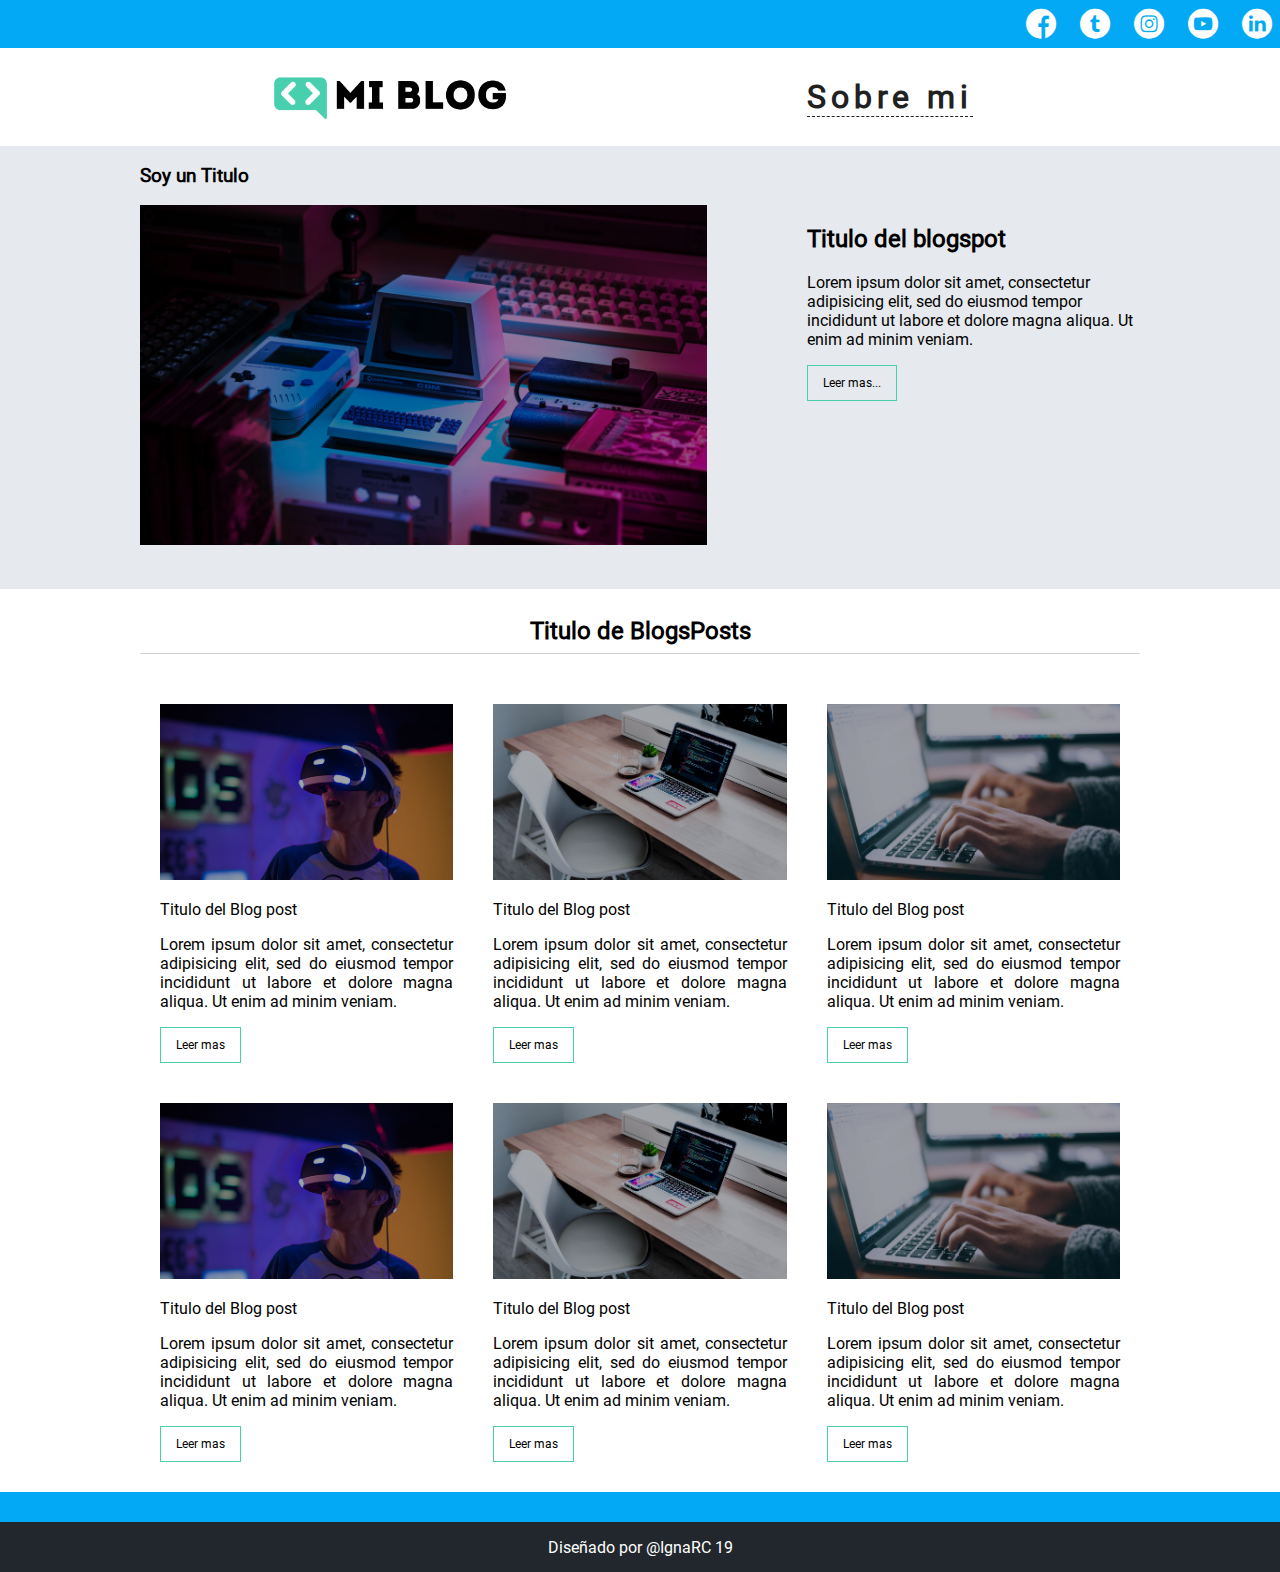
<file: maquetacion-arquitectura-platzy/blogs.html>
<!DOCTYPE html>
<html lang="en">
<head>
	<meta charset="UTF-8">
	<meta name="viewport" content="width=device-width, initial-scale=1.0">
	<title>Inicio</title>
	<link rel="stylesheet" type="text/css" href="font/flaticon.css">
	<link rel="stylesheet" href="css/estilos-blogs.css">
</head>
<body>
	<div class="home-body">
		<header class="header">
			<section class="social-icons">
				<div class="icons">
					<a href="#">
						<span class="flaticon-001-facebook"></span>
					</a>
					<a href="#">
						<span class="flaticon-002-twitter"></span>
					</a>
					<a href="#">
						<span class="flaticon-011-instagram"></span>
					</a>
					<a href="#">
						<span class="flaticon-008-youtube"></span>
					</a>
					<a href="#">
						<span class="flaticon-010-linkedin"></span>
					</a>
				</div>			
			</section>
			<nav class="header-nav container">
				<section class="nav-logo-container">
					<a href="index.html">
						<img src="assets/img/Logo-negro.png">
					</a>
				</section>
				<section class="nav-profile-link">
					<h1><a href="blog.html">Sobre mi</a></h1>
				</section>
			</nav>
		</header>

		<main class="blogs-main">			
			
			<section class="blogs-news-container">
				<div class="blogs-main-new container">
					<h3>Soy un Titulo</h3>
					<div class="blogs-news-img-container">
						<img src="assets/img/main-news-img.png" alt="mainimage">
					</div>

					<div class="blogs-new-info-container">
						<h2>Titulo del blogspot</h2>
						<p>Lorem ipsum dolor sit amet, consectetur adipisicing elit, sed do eiusmod
						tempor incididunt ut labore et dolore magna aliqua. Ut enim ad minim veniam.</p>
						<a href="blog.html" class="blogs-button">Leer mas...</a>
					</div>

				</div>								
			</section>

			<section class="blogs-posts-container container">
				<h2>Titulo de BlogsPosts</h2>
				<div class="container-posts">
					<article class="post-container">
						<img src="assets/img/post-1.png" alt="imagen post">
						<p>Titulo del Blog post</p>
						<p>Lorem ipsum dolor sit amet, consectetur adipisicing elit, sed do eiusmod
						tempor incididunt ut labore et dolore magna aliqua. Ut enim ad minim veniam.</p>
						<a href="" class="blogs-button">Leer mas</a>
					</article>

					<article class="post-container">
						<img src="assets/img/post-2.png" alt="imagen post">
						<p>Titulo del Blog post</p>
						<p>Lorem ipsum dolor sit amet, consectetur adipisicing elit, sed do eiusmod
						tempor incididunt ut labore et dolore magna aliqua. Ut enim ad minim veniam.</p>
						<a href="" class="blogs-button">Leer mas</a>
					</article>

					<article class="post-container">
						<img src="assets/img/post-3.png" alt="imagen post">
						<p>Titulo del Blog post</p>
						<p>Lorem ipsum dolor sit amet, consectetur adipisicing elit, sed do eiusmod
						tempor incididunt ut labore et dolore magna aliqua. Ut enim ad minim veniam.</p>
						<a href="" class="blogs-button">Leer mas</a>
					</article>

					<article class="post-container">
						<img src="assets/img/post-1.png" alt="imagen post">
						<p>Titulo del Blog post</p>
						<p>Lorem ipsum dolor sit amet, consectetur adipisicing elit, sed do eiusmod
						tempor incididunt ut labore et dolore magna aliqua. Ut enim ad minim veniam.</p>
						<a href="" class="blogs-button">Leer mas</a>
					</article>

					<article class="post-container">
						<img src="assets/img/post-2.png" alt="imagen post">
						<p>Titulo del Blog post</p>
						<p>Lorem ipsum dolor sit amet, consectetur adipisicing elit, sed do eiusmod
						tempor incididunt ut labore et dolore magna aliqua. Ut enim ad minim veniam.</p>
						<a href="" class="blogs-button">Leer mas</a>
					</article>

					<article class="post-container">
						<img src="assets/img/post-3.png" alt="imagen post">
						<p>Titulo del Blog post</p>
						<p>Lorem ipsum dolor sit amet, consectetur adipisicing elit, sed do eiusmod
						tempor incididunt ut labore et dolore magna aliqua. Ut enim ad minim veniam.</p>
						<a href="" class="blogs-button">Leer mas</a>
					</article>


				</div>
			</section>


		</main>

		<footer>
			<p>
				Diseñado por @IgnaRC 19
			</p>
		</footer>
 
	</div>

</body>
</html>
</file>
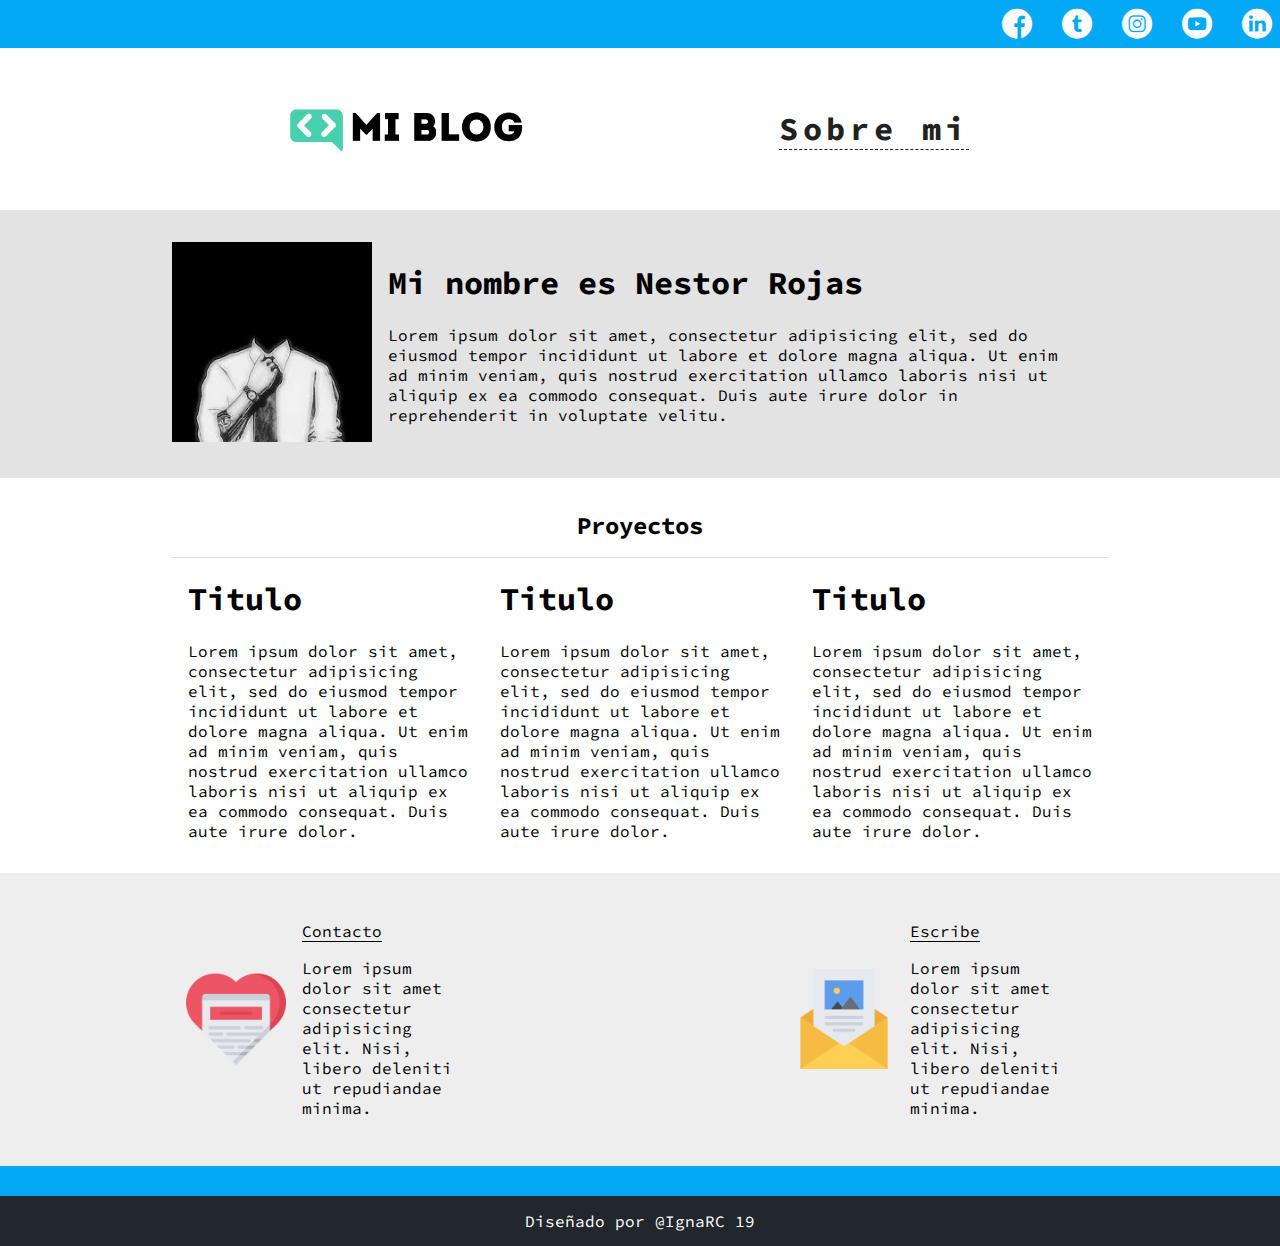
<file: maquetacion-arquitectura-platzy/perfil.html>
<!DOCTYPE html>
<html lang="en">
<head>
	<meta charset="UTF-8">
	<meta name="viewport" content="width=device-width, initial-scale=1.0">
	<title>Inicio</title>
	<link rel="stylesheet" type="text/css" href="font/flaticon.css">
	<link rel="stylesheet" href="css/estilos-profile.css">
</head>
<body>
	<div class="home-body">
		<header class="header">
			<section class="social-icons">
				<div class="icons">
					<a href="#">
						<span class="flaticon-001-facebook"></span>
					</a>
					<a href="#">
						<span class="flaticon-002-twitter"></span>
					</a>
					<a href="#">
						<span class="flaticon-011-instagram"></span>
					</a>
					<a href="#">
						<span class="flaticon-008-youtube"></span>
					</a>
					<a href="#">
						<span class="flaticon-010-linkedin"></span>
					</a>
				</div>			
			</section>
			<nav class="header-nav container">
				<section class="nav-logo-container">
					<a href="index.html">
						<img src="assets/img/Logo-negro.png">
					</a>
				</section>
				<section class="nav-profile-link">
					<h1><a href="perfil.html">Sobre mi</a></h1>
				</section>
			</nav>
		</header>

		<main class="profile-main">			
			
			<section class="profile-information">
				<div class="container">
					<div class="profile-image">
						<img src="assets/img/perfil.jpg" alt="perfil">
					</div>
					<div class="profile-description">
						<h1>Mi nombre es Nestor Rojas</h1>
						<p>Lorem ipsum dolor sit amet, consectetur adipisicing elit, sed do eiusmod
						tempor incididunt ut labore et dolore magna aliqua. Ut enim ad minim veniam,
						quis nostrud exercitation ullamco laboris nisi ut aliquip ex ea commodo
						consequat. Duis aute irure dolor in reprehenderit in voluptate velitu.</p>
					</div>
				</div>
			</section>

			<section class="profile-proyects">
				<div class="container">
					<h2>Proyectos</h2>
				    <div class="container-proyects">
				    	<article class="proyect-card">
				    		<h1>Titulo</h1>
				    		<p>Lorem ipsum dolor sit amet, consectetur adipisicing elit, sed do eiusmod
				    		tempor incididunt ut labore et dolore magna aliqua. Ut enim ad minim veniam,
				    		quis nostrud exercitation ullamco laboris nisi ut aliquip ex ea commodo
				    		consequat. Duis aute irure dolor.</p>
				    	</article>
				    	<article class="proyect-card">
				    		<h1>Titulo</h1>
				    		<p>Lorem ipsum dolor sit amet, consectetur adipisicing elit, sed do eiusmod
				    		tempor incididunt ut labore et dolore magna aliqua. Ut enim ad minim veniam,
				    		quis nostrud exercitation ullamco laboris nisi ut aliquip ex ea commodo
				    		consequat. Duis aute irure dolor.</p>
				    	</article>
				    	<article class="proyect-card">
				    		<h1>Titulo</h1>
				    		<p>Lorem ipsum dolor sit amet, consectetur adipisicing elit, sed do eiusmod
				    		tempor incididunt ut labore et dolore magna aliqua. Ut enim ad minim veniam,
				    		quis nostrud exercitation ullamco laboris nisi ut aliquip ex ea commodo
				    		consequat. Duis aute irure dolor.</p>
				    	</article>
				    </div>
				</div>
			</section>

			<section class="blog-post-contact">
				<div class="post-contact">
					<img src="assets/img/006-like.png" alt="">
					<div class="post-contact-description">
					<a>Contacto</a>
					<p>Lorem ipsum dolor sit amet consectetur adipisicing elit. Nisi, libero deleniti ut repudiandae minima.</p>
					</div>
				</div>
				<div class="post-contact">
					<img src="assets/img/newsletter.png" alt="">
					<div class="post-contact-description">
					<a>Escribe</a>
					<p>Lorem ipsum dolor sit amet consectetur adipisicing elit. Nisi, libero deleniti ut repudiandae minima.</p>
					</div>
				</div>
			</section>

		</main>

		<footer>
			<p>
				Diseñado por @IgnaRC 19
			</p>
		</footer>
 
	</div>

</body>
</html>
</file>
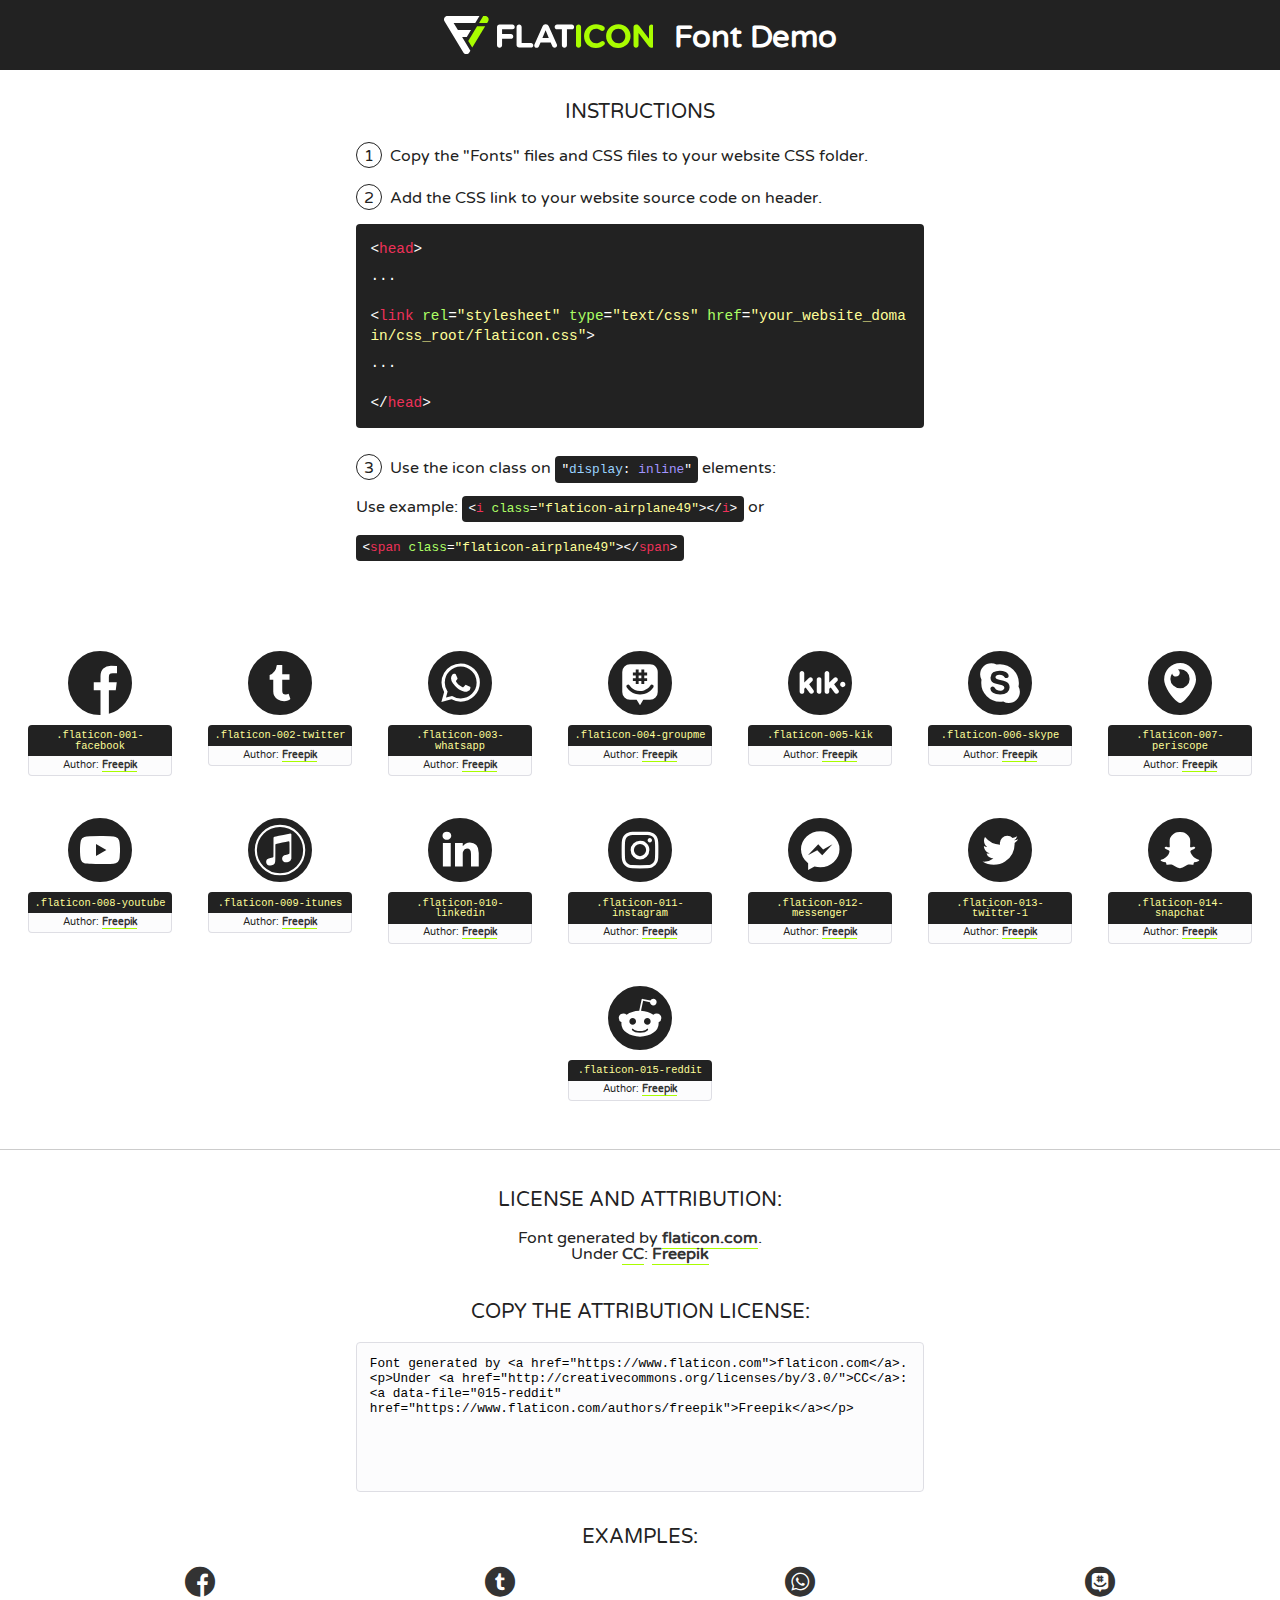
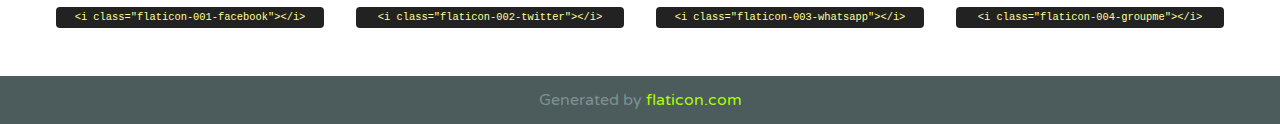
<file: maquetacion-arquitectura-platzy/font/flaticon.html>
<!DOCTYPE html>
<!--
  Flaticon icon font: Flaticon
  Creation date: 20/12/2018 09:27
-->
<html>
<!DOCTYPE html>
<html>

<head>
    <title>Flaticon WebFont</title>
    <link href="http://fonts.googleapis.com/css?family=Varela+Round" rel="stylesheet" type="text/css" />
    <link rel="stylesheet" type="text/css" href="flaticon.css">
    <meta charset="UTF-8">
    <style>
    html, body, div, span, applet, object, iframe,
    h1, h2, h3, h4, h5, h6, p, blockquote, pre,
    a, abbr, acronym, address, big, cite, code,
    del, dfn, em, img, ins, kbd, q, s, samp,
    small, strike, strong, sub, sup, tt, var,
    b, u, i, center,
    dl, dt, dd, ol, ul, li,
    fieldset, form, label, legend,
    table, caption, tbody, tfoot, thead, tr, th, td,
    article, aside, canvas, details, embed, 
    figure, figcaption, footer, header, hgroup, 
    menu, nav, output, ruby, section, summary,
    time, mark, audio, video {
        margin: 0;
        padding: 0;
        border: 0;
        font-size: 100%;
        font: inherit;
        vertical-align: baseline;
    }
    /* HTML5 display-role reset for older browsers */
    article, aside, details, figcaption, figure, 
    footer, header, hgroup, menu, nav, section {
        display: block;
    }
    body {
        line-height: 1;
    }
    ol, ul {
        list-style: none;
    }
    blockquote, q {
        quotes: none;
    }
    blockquote:before, blockquote:after,
    q:before, q:after {
        content: '';
        content: none;
    }
    table {
        border-collapse: collapse;
        border-spacing: 0;
    }
    body {
        font-family: 'Varela Round', Helvetica, Arial, sans-serif;
        font-size: 16px;
        color: #222;
    }
    a {
        color: #333;
        border-bottom: 1px solid #a9fd00;
        font-weight: bold;
        text-decoration: none;
    }
    * {
        -moz-box-sizing: border-box;
        -webkit-box-sizing: border-box;
        box-sizing: border-box;
        margin: 0;
        padding: 0;
    }
    [class^="flaticon-"]:before, [class*=" flaticon-"]:before, [class^="flaticon-"]:after, [class*=" flaticon-"]:after {
        font-family: Flaticon;
        font-size: 30px;
        font-style: normal;
        margin-left: 20px;
        color: #333;
    }
    .wrapper {
        max-width: 600px;
        margin: auto;
        padding: 0 1em;
    }
    .title {
        font-size: 1.25em;
        text-align: center;
        margin-bottom: 1em;
        text-transform: uppercase;
    }
    header {
        text-align: center;
        background-color: #222;
        color: #fff;
        padding: 1em;
    }
    header .logo {
        width: 210px;
        height: 38px;
        display: inline-block;
        vertical-align: middle;
        margin-right: 1em;
        border: none;
    }
    header strong {
        font-size: 1.95em;
        font-weight: bold;
        vertical-align: middle;
        margin-top: 5px;
        display: inline-block;
    }
    .demo {
        margin: 2em auto;
        line-height: 1.25em;
    }
    .demo ul li {
        margin-bottom: 1em;
    }
    .demo ul li .num {
        color: #222;
        border-radius: 20px;
        display: inline-block;
        width: 26px;
        padding: 3px;
        height: 26px;
        text-align: center;
        margin-right: 0.5em;
        border: 1px solid #222;
    }
    .demo ul li code {
        background-color: #222;
        border-radius: 4px;
        padding: 0.25em 0.5em;
        display: inline-block;
        color: #fff;
        font-family: Consolas,Monaco,Lucida Console,Liberation Mono,DejaVu Sans Mono,Bitstream Vera Sans Mono,Courier New, monospace;
        font-weight: lighter;
        margin-top: 1em;
        font-size: 0.8em;
        word-break: break-all;
    }
    .demo ul li code.big {
        padding: 1em;
        font-size: 0.9em;
    }
    .demo ul li code .red {
        color: #EF3159;
    }
    .demo ul li code .green {
        color: #ACFF65;
    }
    .demo ul li code .yellow {
        color: #FFFF99;
    }
    .demo ul li code .blue {
        color: #99D3FF;
    }
    .demo ul li code .purple {
        color: #A295FF;
    }
    .demo ul li code .dots {
        margin-top: 0.5em;
        display: block;
    }
    #glyphs {
        border-bottom: 1px solid #ccc;
        padding: 2em 0;
        text-align: center;
    }
    .glyph {
        display: inline-block;
        width: 9em;
        margin: 1em;
        text-align: center;
        vertical-align: top;
        background: #FFF;
    }
    .glyph .glyph-icon {
        padding: 10px;
        display: block;
        font-family:"Flaticon";
        font-size: 64px;
        line-height: 1;
    }
    .glyph .glyph-icon:before {
        font-size: 64px;
        color: #222;
        margin-left: 0;
    }
    .class-name {
        font-size: 0.65em;
        background-color: #222;
        color: #fff;
        border-radius: 4px 4px 0 0;
        padding: 0.5em;
        color: #FFFF99;
        font-family: Consolas,Monaco,Lucida Console,Liberation Mono,DejaVu Sans Mono,Bitstream Vera Sans Mono,Courier New, monospace;
    }
    .author-name {
        font-size: 0.6em;
        background-color: #fcfcfd;
        border: 1px solid #DEDEE4;
        border-top: 0;
        border-radius: 0 0 4px 4px;
        padding: 0.5em;
    }
    .class-name:last-child {
        font-size: 10px;
        color:#888;
    }
    .class-name:last-child a {
        font-size: 10px;
        color:#555;
    }
    .class-name:last-child a:hover {
        color:#a9fd00;
    }
    .glyph > input {
        display: block;
        width: 100px;
        margin: 5px auto;
        text-align: center;
        font-size: 12px;
        cursor: text;
    }
    .glyph > input.icon-input {
        font-family:"Flaticon";
        font-size: 16px;
        margin-bottom: 10px;
    }
    .attribution .title {
        margin-top: 2em;
    }
    .attribution textarea {
        background-color: #fcfcfd;
        padding: 1em;
        border: none;
        box-shadow: none;
        border: 1px solid #DEDEE4;
        border-radius: 4px;
        resize: none;
        width: 100%;
        height: 150px;
        font-size: 0.8em;
        font-family: Consolas,Monaco,Lucida Console,Liberation Mono,DejaVu Sans Mono,Bitstream Vera Sans Mono,Courier New, monospace;
        -webkit-appearance: none;
    }
    .iconsuse {
        margin: 2em auto;
        text-align: center;
        max-width: 1200px;
    }
    .iconsuse:after {
        content: '';
        display: table;
        clear: both;
    }
    .iconsuse .image {
        float: left;
        width: 25%;
        padding: 0 1em;
    }
    .iconsuse .image p {
        margin-bottom: 1em;
    }
    .iconsuse .image span {
        display: block;
        font-size: 0.65em;
        background-color: #222;
        color: #fff;
        border-radius: 4px;
        padding: 0.5em;
        color: #FFFF99;
        margin-top: 1em;
        font-family: Consolas,Monaco,Lucida Console,Liberation Mono,DejaVu Sans Mono,Bitstream Vera Sans Mono,Courier New, monospace;
    }
    #footer {
        text-align: center;
        background-color: #4C5B5C;
        color: #7c9192;
        padding: 1em;
    }
    #footer a {
        border: none;
        color: #a9fd00;
        font-weight: normal;
    }
    @media (max-width: 960px) {
        .iconsuse .image {
            width: 50%;
        }
    }
    @media (max-width: 560px) {
        .iconsuse .image {
            width: 100%;
        }
    }
    </style>
</head>

<body class="characters-off">

    <header>
        <a href="https://www.flaticon.com" target="_blank" class="logo">
            <svg version="1.1" xmlns="http://www.w3.org/2000/svg" xmlns:xlink="http://www.w3.org/1999/xlink" xmlns:a="http://ns.adobe.com/AdobeSVGViewerExtensions/3.0/" viewBox="0 0 560.875 102.036" enable-background="new 0 0 560.875 102.036" xml:space="preserve">
                <defs>
                </defs>
                <g>
                    <g class="letters">
                        <path fill="#ffffff" d="M141.596,29.675c0-3.777,2.985-6.767,6.764-6.767h34.438c3.426,0,6.15,2.728,6.15,6.15
                        c0,3.43-2.724,6.149-6.15,6.149h-27.674v13.091h23.719c3.429,0,6.151,2.724,6.151,6.15c0,3.43-2.723,6.149-6.151,6.149h-23.719
                        v17.574c0,3.773-2.986,6.761-6.764,6.761c-3.779,0-6.764-2.989-6.764-6.761V29.675z"></path>
                        <path fill="#ffffff" d="M193.844,29.149c0-3.781,2.985-6.767,6.764-6.767c3.776,0,6.763,2.985,6.763,6.767v42.957h25.039
                        c3.426,0,6.149,2.726,6.149,6.153c0,3.425-2.723,6.15-6.149,6.15h-31.802c-3.779,0-6.764-2.986-6.764-6.768V29.149z"></path>
                        <path fill="#ffffff" d="M241.891,75.71l21.438-48.407c1.492-3.341,4.215-5.357,7.906-5.357h0.792
                        c3.686,0,6.323,2.017,7.815,5.357l21.439,48.407c0.436,0.967,0.701,1.845,0.701,2.723c0,3.602-2.809,6.501-6.414,6.501
                        c-3.161,0-5.269-1.845-6.499-4.655l-4.132-9.661h-27.059l-4.301,10.102c-1.144,2.631-3.426,4.214-6.237,4.214
                        c-3.517,0-6.24-2.81-6.24-6.325C241.1,77.64,241.451,76.677,241.891,75.71z M279.932,58.666l-8.521-20.297l-8.526,20.297H279.932
                        z"></path>
                        <path fill="#ffffff" d="M314.864,35.387H301.86c-3.429,0-6.239-2.813-6.239-6.238c0-3.429,2.811-6.24,6.239-6.24h39.533
                        c3.426,0,6.237,2.811,6.237,6.24c0,3.425-2.811,6.238-6.237,6.238h-13.001v42.785c0,3.773-2.99,6.761-6.764,6.761
                        c-3.779,0-6.764-2.989-6.764-6.761V35.387z"></path>
                        <path fill="#A9FD00" d="M352.615,29.149c0-3.781,2.985-6.767,6.767-6.767c3.774,0,6.761,2.985,6.761,6.767v49.024
                        c0,3.773-2.987,6.761-6.761,6.761c-3.781,0-6.767-2.989-6.767-6.761V29.149z"></path>
                        <path fill="#A9FD00" d="M374.132,53.836v-0.179c0-17.481,13.178-31.801,32.065-31.801c9.22,0,15.459,2.458,20.557,6.238
                        c1.402,1.054,2.637,2.985,2.637,5.357c0,3.692-2.985,6.59-6.681,6.59c-1.845,0-3.071-0.702-4.044-1.319
                        c-3.776-2.813-7.729-4.393-12.562-4.393c-10.364,0-17.831,8.611-17.831,19.154v0.173c0,10.542,7.291,19.329,17.831,19.329
                        c5.715,0,9.492-1.756,13.359-4.834c1.049-0.874,2.458-1.491,4.039-1.491c3.429,0,6.325,2.813,6.325,6.236
                        c0,2.106-1.056,3.78-2.282,4.834c-5.539,4.834-12.036,7.733-21.878,7.733C387.572,85.464,374.132,71.493,374.132,53.836z"></path>
                        <path fill="#A9FD00" d="M433.009,53.836v-0.179c0-17.481,13.79-31.801,32.766-31.801c18.981,0,32.592,14.143,32.592,31.628v0.173
                        c0,17.483-13.785,31.807-32.769,31.807C446.625,85.464,433.009,71.32,433.009,53.836z M484.224,53.836v-0.179
                        c0-10.539-7.725-19.326-18.626-19.326c-10.893,0-18.449,8.611-18.449,19.154v0.173c0,10.542,7.73,19.329,18.626,19.329
                        C476.676,72.986,484.224,64.378,484.224,53.836z"></path>
                        <path fill="#A9FD00" d="M506.233,29.321c0-3.774,2.99-6.763,6.767-6.763h1.401c3.252,0,5.183,1.583,7.029,3.953l26.093,34.265
                        V29.059c0-3.692,2.99-6.677,6.681-6.677c3.683,0,6.671,2.985,6.671,6.677v48.934c0,3.78-2.987,6.765-6.764,6.765h-0.436
                        c-3.257,0-5.188-1.581-7.034-3.953l-27.056-35.492v32.944c0,3.687-2.985,6.676-6.678,6.676c-3.683,0-6.673-2.989-6.673-6.676
                        V29.321z"></path>
                    </g>
                    <g class="insignia">
                        <path fill="#ffffff" d="M48.372,56.137h12.517l11.156-18.537H37.186L25.688,18.539h57.825L94.668,0H9.271
                        C5.925,0,2.842,1.801,1.198,4.716c-1.644,2.907-1.593,6.482,0.134,9.343l50.38,83.501c1.678,2.781,4.689,4.476,7.938,4.476
                        c3.246,0,6.257-1.695,7.935-4.476l2.898-4.804L48.372,56.137z"></path>
                        <g class="i">
                            <path fill="#A9FD00" d="M93.575,18.539h0.031v0.004l21.652,0.004l2.705-4.488c1.727-2.861,1.778-6.436,0.133-9.343
                            C116.454,1.801,113.371,0,110.026,0h-5.294L93.575,18.539z"></path>
                            <polygon fill="#A9FD00" points="88.291,27.356 64.725,66.486 75.519,84.404 109.942,27.356"></polygon>
                        </g>
                    </g>
                </g>
            </svg>
        </a>
        <strong>Font Demo</strong>
    </header>


    <section class="demo wrapper">

        <p class="title">Instructions</p>

        <ul>
            <li>
                <span class="num">1</span>Copy the "Fonts" files and CSS files to your website CSS folder.
            </li>
            <li>
                <span class="num">2</span>Add the CSS link to your website source code on header.
                <code class="big">
                    &lt;<span class="red">head</span>&gt;
                    <br/><span class="dots">...</span>
                    <br/>&lt;<span class="red">link</span> <span class="green">rel</span>=<span class="yellow">"stylesheet"</span> <span class="green">type</span>=<span class="yellow">"text/css"</span> <span class="green">href</span>=<span class="yellow">"your_website_domain/css_root/flaticon.css"</span>&gt;
                    <br/><span class="dots">...</span>
                    <br/>&lt;/<span class="red">head</span>&gt;
                </code>
            </li>

            <li>
                <p>
                    <span class="num">3</span>Use the icon class on <code>"<span class="blue">display</span>:<span class="purple"> inline</span>"</code> elements:
                    <br />
                    Use example: <code>&lt;<span class="red">i</span> <span class="green">class</span>=<span class="yellow">&quot;flaticon-airplane49&quot;</span>&gt;&lt;/<span class="red">i</span>&gt;</code> or <code>&lt;<span class="red">span</span> <span class="green">class</span>=<span class="yellow">&quot;flaticon-airplane49&quot;</span>&gt;&lt;/<span class="red">span</span>&gt;</code>
            </li>
        </ul>

    </section>




   <section id="glyphs">          
    
      
        <div class="glyph"><div class="glyph-icon flaticon-001-facebook"></div>
            <div class="class-name">.flaticon-001-facebook</div>
            <div class="author-name">Author: <a data-file="001-facebook" href="https://www.flaticon.com/authors/freepik">Freepik</a> </div> 
        </div>        
        
        <div class="glyph"><div class="glyph-icon flaticon-002-twitter"></div>
            <div class="class-name">.flaticon-002-twitter</div>
            <div class="author-name">Author: <a data-file="002-twitter" href="https://www.flaticon.com/authors/freepik">Freepik</a> </div> 
        </div>        
        
        <div class="glyph"><div class="glyph-icon flaticon-003-whatsapp"></div>
            <div class="class-name">.flaticon-003-whatsapp</div>
            <div class="author-name">Author: <a data-file="003-whatsapp" href="https://www.flaticon.com/authors/freepik">Freepik</a> </div> 
        </div>        
        
        <div class="glyph"><div class="glyph-icon flaticon-004-groupme"></div>
            <div class="class-name">.flaticon-004-groupme</div>
            <div class="author-name">Author: <a data-file="004-groupme" href="https://www.flaticon.com/authors/freepik">Freepik</a> </div> 
        </div>        
        
        <div class="glyph"><div class="glyph-icon flaticon-005-kik"></div>
            <div class="class-name">.flaticon-005-kik</div>
            <div class="author-name">Author: <a data-file="005-kik" href="https://www.flaticon.com/authors/freepik">Freepik</a> </div> 
        </div>        
        
        <div class="glyph"><div class="glyph-icon flaticon-006-skype"></div>
            <div class="class-name">.flaticon-006-skype</div>
            <div class="author-name">Author: <a data-file="006-skype" href="https://www.flaticon.com/authors/freepik">Freepik</a> </div> 
        </div>        
        
        <div class="glyph"><div class="glyph-icon flaticon-007-periscope"></div>
            <div class="class-name">.flaticon-007-periscope</div>
            <div class="author-name">Author: <a data-file="007-periscope" href="https://www.flaticon.com/authors/freepik">Freepik</a> </div> 
        </div>        
        
        <div class="glyph"><div class="glyph-icon flaticon-008-youtube"></div>
            <div class="class-name">.flaticon-008-youtube</div>
            <div class="author-name">Author: <a data-file="008-youtube" href="https://www.flaticon.com/authors/freepik">Freepik</a> </div> 
        </div>        
        
        <div class="glyph"><div class="glyph-icon flaticon-009-itunes"></div>
            <div class="class-name">.flaticon-009-itunes</div>
            <div class="author-name">Author: <a data-file="009-itunes" href="https://www.flaticon.com/authors/freepik">Freepik</a> </div> 
        </div>        
        
        <div class="glyph"><div class="glyph-icon flaticon-010-linkedin"></div>
            <div class="class-name">.flaticon-010-linkedin</div>
            <div class="author-name">Author: <a data-file="010-linkedin" href="https://www.flaticon.com/authors/freepik">Freepik</a> </div> 
        </div>        
        
        <div class="glyph"><div class="glyph-icon flaticon-011-instagram"></div>
            <div class="class-name">.flaticon-011-instagram</div>
            <div class="author-name">Author: <a data-file="011-instagram" href="https://www.flaticon.com/authors/freepik">Freepik</a> </div> 
        </div>        
        
        <div class="glyph"><div class="glyph-icon flaticon-012-messenger"></div>
            <div class="class-name">.flaticon-012-messenger</div>
            <div class="author-name">Author: <a data-file="012-messenger" href="https://www.flaticon.com/authors/freepik">Freepik</a> </div> 
        </div>        
        
        <div class="glyph"><div class="glyph-icon flaticon-013-twitter-1"></div>
            <div class="class-name">.flaticon-013-twitter-1</div>
            <div class="author-name">Author: <a data-file="013-twitter-1" href="https://www.flaticon.com/authors/freepik">Freepik</a> </div> 
        </div>        
        
        <div class="glyph"><div class="glyph-icon flaticon-014-snapchat"></div>
            <div class="class-name">.flaticon-014-snapchat</div>
            <div class="author-name">Author: <a data-file="014-snapchat" href="https://www.flaticon.com/authors/freepik">Freepik</a> </div> 
        </div>        
        
        <div class="glyph"><div class="glyph-icon flaticon-015-reddit"></div>
            <div class="class-name">.flaticon-015-reddit</div>
            <div class="author-name">Author: <a data-file="015-reddit" href="https://www.flaticon.com/authors/freepik">Freepik</a> </div> 
        </div>        
        

    </section>



    <section class="attribution wrapper"   style="text-align:center;">

      <div class="title">License and attribution:</div><div class="attrDiv">Font generated by <a href="https://www.flaticon.com">flaticon.com</a>. <div><p>Under <a href="http://creativecommons.org/licenses/by/3.0/">CC</a>: <a data-file="015-reddit" href="https://www.flaticon.com/authors/freepik">Freepik</a></p>  </div>
      </div>
      <div class="title">Copy the Attribution License:</div>

    <textarea onclick="this.focus();this.select();">Font generated by &lt;a href=&quot;https://www.flaticon.com&quot;&gt;flaticon.com&lt;/a&gt;. <p>Under <a href="http://creativecommons.org/licenses/by/3.0/">CC</a>: <a data-file="015-reddit" href="https://www.flaticon.com/authors/freepik">Freepik</a></p>  
     </textarea>

    </section>

    <section class="iconsuse">

          <div class="title">Examples:</div>            
             
            <div class="image">
                <p>
                    <i class="glyph-icon flaticon-001-facebook"></i> 
                    <span>&lt;i class=&quot;flaticon-001-facebook&quot;&gt;&lt;/i&gt;</span>
                </p>
            </div>
            
            <div class="image">
                <p>
                    <i class="glyph-icon flaticon-002-twitter"></i> 
                    <span>&lt;i class=&quot;flaticon-002-twitter&quot;&gt;&lt;/i&gt;</span>
                </p>
            </div>
            
            <div class="image">
                <p>
                    <i class="glyph-icon flaticon-003-whatsapp"></i> 
                    <span>&lt;i class=&quot;flaticon-003-whatsapp&quot;&gt;&lt;/i&gt;</span>
                </p>
            </div>
            
            <div class="image">
                <p>
                    <i class="glyph-icon flaticon-004-groupme"></i> 
                    <span>&lt;i class=&quot;flaticon-004-groupme&quot;&gt;&lt;/i&gt;</span>
                </p>
            </div>
                       
        </div>
                            
    </section>

<div id="footer">
    <div>Generated by <a href="https://www.flaticon.com">flaticon.com</a>
    </div>
</div>



</body>
</html>
</file>
<file: maquetacion-arquitectura-platzy/font/flaticon.css>
/*
  	Flaticon icon font: Flaticon
  	Creation date: 20/12/2018 09:27
  	*/

@font-face {
  font-family: "Flaticon";
  src: url("./Flaticon.eot");
  src: url("./Flaticon.eot?#iefix") format("embedded-opentype"),
       url("./Flaticon.woff") format("woff"),
       url("./Flaticon.ttf") format("truetype"),
       url("./Flaticon.svg#Flaticon") format("svg");
  font-weight: normal;
  font-style: normal;
}

@media screen and (-webkit-min-device-pixel-ratio:0) {
  @font-face {
    font-family: "Flaticon";
    src: url("./Flaticon.svg#Flaticon") format("svg");
  }
}

[class^="flaticon-"]:before, [class*=" flaticon-"]:before,
[class^="flaticon-"]:after, [class*=" flaticon-"]:after {   
  font-family: Flaticon;
        font-size: 30px;
font-style: normal;
margin-left: 20px;
}

.flaticon-001-facebook:before { content: "\f100"; }
.flaticon-002-twitter:before { content: "\f101"; }
.flaticon-003-whatsapp:before { content: "\f102"; }
.flaticon-004-groupme:before { content: "\f103"; }
.flaticon-005-kik:before { content: "\f104"; }
.flaticon-006-skype:before { content: "\f105"; }
.flaticon-007-periscope:before { content: "\f106"; }
.flaticon-008-youtube:before { content: "\f107"; }
.flaticon-009-itunes:before { content: "\f108"; }
.flaticon-010-linkedin:before { content: "\f109"; }
.flaticon-011-instagram:before { content: "\f10a"; }
.flaticon-012-messenger:before { content: "\f10b"; }
.flaticon-013-twitter-1:before { content: "\f10c"; }
.flaticon-014-snapchat:before { content: "\f10d"; }
.flaticon-015-reddit:before { content: "\f10e"; }
</file>
<file: maquetacion-arquitectura-platzy/css/estilos-main.css>
/**************** Fonts ******************/
@font-face {
	font-family: 'Roboto';
	src:url('../font/fontFamily/Roboto-Regular.ttf') format('truetype');
}
@font-face {
	font-family: 'Roboto-Bold';
	src:url('../font/fontFamily/Roboto-Bold.ttf') format('truetype');
}

/**************** Custom Properties ******************/

:root{
	--primary-color:#03A9F4;
	--light-primary-color:#B3E5FC;
	--dark-primary-color:#0288D1;
	--second-color:#009688;
	--black-color:#000000;
	--white-color:#ffffff;
	--text-color:#212121;
	--text-second-color:#757575;
}

/*

/**************** Reset ******************/
html{
	box-sizing: inherit;
	font-family: 'Roboto', monospace;
}

*,
*::before,
*::after{
	box-sizing: border-box;
}

body{
	margin: 0;
}


/**************** Components ******************/

/**************** Utilities ******************/
.container{
	max-width: 95%;
	margin: 0 auto;
}

/**************** Site Styles  ******************/

.home-body{
	display: grid;
	height: 100vh;
	grid-template-rows: 1fr 4fr;
}

.header{
	width: 100%;
	height: auto;
}

.header .social-icons {
	height: 3rem;
	background-color: var(--primary-color);
	display: flex;
	flex-direction: row-reverse;
	align-items: center;
}

.header .icons a:last-child{
	padding-right: .5rem;
}

.header .icons a{	
	color: var(--white-color);
	text-decoration: none;
}

.header .header-nav{
	display: grid;
	grid-template-columns: repeat(auto-fit,minmax(250px,1fr));
	justify-items:center; 
	align-items: center;
}

.nav-logo-container{
	text-align: center;
}

.header-nav img{
	width: clamp(200px,90%,300px);
}
.header-nav h1 > a{
	color: black;
	letter-spacing: .3rem;
	text-decoration: none;
	color: var(--text-color);
	border-bottom: thin dashed var(--text-color);
}


.home-main{	
	height: 100%;	
	background-image: url('../assets/img/Cover.png');
	background-size: cover;
	background-repeat: no-repeat;
	background-position: center;
	display: flex;
	justify-content: center;
	align-items: center; 

}

.home-main section {
	text-align: center;
}

.home-main p{
	color: var(--white-color);
	font-size: 
	font-weight: bold;
	letter-spacing: .8rem;
	font-size: clamp(1.5rem,3.5vw,5rem);
	font-family: 'Roboto-Bold';
}

.home-main button{
	background-color: var(--second-color);
	padding: 1rem 1.5rem;
	border: none;
	border-radius: 1rem;
	letter-spacing: .2rem;
	color: var(--white-color);
	font-weight: bold;
	text-transform: uppercase;
	cursor: pointer;
}
</file>
<file: maquetacion-arquitectura/styles.css>
/*AÑADIMOS LA TIPOGRAFIA FORMATO WOFF - WEB OPEN FONT FORMAT*/
@font-face {
	font-family: 'Raleway';
	src:url('fonts/Raleway-Regular.ttf') format('truetype'), 
		url('fonts/Raleway-Regular.woff') format('woff');
}


/**************** Custom Properties ******************/
:root{
  --first-color: #d90062;
  --first-alpha-color: rgba(217, 0, 98, 0.75);
  --second-color: #14192d;
  --second-alpha-color: rgba(20, 25, 45, 0.75);
  --third-color: #501464;
  --third-alpha-color: rgba(80, 20, 100, 0.75);
  --white-color: #fff;
  --gray-light-color: #f3f3f3;
  --gray-color: #ccc;
  --gray-dark-color: #666;
  --black-color: #000;
  --link-color: #509ee3;
  --title-color: #333;
  --text-color: #222;
  --white-alpha-color: rgba(255, 255, 255, 0.5);
  --black-alpha-color: rgba(0, 0, 0, 0.5);
  --font: "Raleway", sans-serif;
  --max-width: 1200px;
  --header-height: 4rem;
}


/**************** Reset ******************/
html{
	box-sizing: border-box;
	font-family: var(--font);
	font-size: 16px;
	scroll-behavior: smooth;
}
*,
*::before,
*::after{
	box-sizing: inherit;
}


body{
	margin: 0;
	overflow-x: hidden;
	color: var(--text-color);
}


a {
	color: var(--link-color);
	transition: all 0.5s ease-out;
}

a:hover {
	opacity: 0.75;
}

h1 {
  margin: 0;
  font-size: 2rem;
}

h2 {
  margin: 0;
  font-size: 1.5rem;
}

h3 {
  margin: 0;
  font-size: 1.25rem;
}

h4 {
  margin: 0;
  font-size: 1rem;
}

h5 {
  margin: 0;
  font-size: 0.85rem;
}

h6 {
  margin: 0;
  font-size: 0.7rem;
}

img{
	max-width: 100%;
	height: auto;
}

p{
	line-height: 1.6;
}


/**************** Components ******************/

/*********** carousel *********/
@keyframes carousel-slide{
	0%{
		transform: translateX(0%);
	}

	25%{
		transform: translateX(-25%);	
	}

	50%{
		transform: translateX(-50%);
	}

	75%{
		transform: translateX(-75%);
	}
}

.carousel {
	margin: 2rem auto;
	padding: 2rem 0;
	width: clamp(300px,90%,800px);
	height: auto;
	text-align: center;
	background-color: var(--carousel-bg-color);
	overflow: hidden;
}

.carousel input{
 display: none;
}

.carousel label{
	border: medium solid var(--gray-dark-color);
	border-radius: 50%;
	cursor: pointer;
	display: inline-block;
	width: .75rem;
	height: .75rem;
	margin: 0 .25rem;
}

.carousel .slides{
	display: flex;
	list-style: none;
	padding-left: 0;
	/* 100% por cada slide  */
	width: 400%;
	transition: transform .5s ease-in-out;	
	animation: carousel-slide 10s ease-in-out 3s;
}

/*************** Contact Form *************************/
.contact-form{
	margin: 2rem auto;
	padding: 1rem;
	max-width: 800px;
}

.contact-form > * {
	display: block;
	padding: .5rem;
	margin: 1rem auto;
	width: 100%;
}

.contact-form input,
.contact-form textarea{
	font-size: .85rem;
	font-family: var(--font);
}

.contact-form input{
	border: 0;
	border-bottom: thin solid var(--gray-dark-color);
	padding-left: 0;
}

.contact-form textarea{
	border: thin solid var(--gray-dark-color);
	resize: none;
}

.contact-form input[type="submit"]{
	margin-top: 0;
	cursor: pointer;
	transition: all .5s ease-in-out;
}

.contact-form input[type="submit"]:hover{
	opacity: .75;
}

.contact-form *::placeholder{
	color: var(--gray-dark-color);
}

.contact-form-response{
	padding: 1rem;
	width: 400px;
	text-align: center;
	background-color: var(--white-color);
}

.contact-form-response img{
	filter: invert(9%) sepia(94%) saturate(5208%) hue-rotate(325deg) brightness(120%) contrast(105%);
	width: 4rem;
	height: 4rem;	
}

/* al elemento que tenga la clase modal y el id gracias y este target */
.modal#gracias:target{
	opacity: 1;
	pointer-events: auto;
}

/*
El combinador ~ separa dos selectores y selecciona el segundo elemento sólo si está 
precedido por el primero y ambos comparten un padre común.
 */


/* cuando este checkeado ~ el hermano que este a lado */
#slide-1:checked ~ .slides{
 transform: translateX(0%);
}
#slide-2:checked ~ .slides{
 transform: translateX(-25%);
}
#slide-3:checked ~ .slides{
 transform: translateX(-50%);
}
#slide-4:checked ~ .slides{
 transform: translateX(-75%);
}

/* cuando este checkeado ~ al hermano .slides-nav que tenga la label#dot-1 */
#slide-1:checked ~ .slides-nav label#dot-1,
#slide-2:checked ~ .slides-nav label#dot-2,
#slide-3:checked ~ .slides-nav label#dot-3,
#slide-4:checked ~ .slides-nav label#dot-4{
	background-color: var(--gray-dark-color);
}


/*********** HeroImage *********/
.hero-image{
	background-image: var(--hero-image);
	background-repeat: no-repeat;
	background-size: cover;
	background-position: center;
	background-attachment: var(--hero-attachment);
	
}
.hero-image-opacity{
	width: 100%;
	height: 100vh;
	display: flex;
	justify-content: center;
	align-items: center;
	text-align: center;
	background-color: var(--hero-opacity-color);
}
.hero-image-title{
	font-size: 7.5vw;
	color: var(--hero-text-color);
}


/*********** Menu *********/
.menu-btn{
	background-color: var(--second-color);
	outline: thin solid var(--first-color);
	border:0;
	cursor: pointer;	
}
/*como le damos colores a los svg*/
.menu-btn svg{
	fill: var(--first-color);
}

.menu{
	position: fixed;
	left:0;
	bottom: var(--header-height);
	width: 100vw;
	background-color: var(--second-color);
	display: flex;
	flex-direction: column;

	opacity: 0;
	transition: opacity .5s ease;
	pointer-events: none;
}

.menu.is-active{
	opacity: 1;
	pointer-events: auto;
}

.menu a{
	padding: 1rem;
	font-size: 1.5rem;
	font-weight: bold;
	text-align: center;
	text-decoration: none;
	color: var(--first-color);
}
.menu a:hover{
	color: var(--white-color);
	background-color: var(--first-color);
}
@media screen and (min-width: 1024px){
	.menu-btn{
		display: none;
	}
	.menu{
		position: static;
		width: auto;
		flex-direction: row;
		opacity: 1;
		pointer-events: auto;
	}
	.menu a{
		padding: 0 1rem;
	}
	.menu a:last-child{
		padding-right: 0;
	}
	.menu a:hover{
		background-color: transparent;
	}
}

/*************** Modal *********************/
.modal{
	position: fixed;
	top: 0;
	right: 0;
	left: 0;
	bottom: 0;
	z-index: 999;
	background-color: var(--black-alpha-color);
	display: flex;
	justify-content: center;
	align-items: center;
	opacity: 0;
	pointer-events: none;
	transition: all 1s;
}

.modal-content{	
	position: relative;
}

.modal-close{
	position: absolute;
	top: 1rem;
	right: 1rem;
}

.modal-close svg{
	width: 3rem;
	height: 3rem;
	fill: var(--first-color);
}

/*de esta manera tendriamos que hacer para cada uno trabajo-2 etc*/
.modal#trabajo-1:target{
	opacity: 1;
	pointer-events: auto;
}
/*´pero lo podemos hacer de esta manera mas generica*/
/*cuando el div con el atributo id que comience con trabajo*/
.modal[id|="trabajo"]:target{
	opacity: 1;
	pointer-events: auto;	
}

/*************** ProgressBar *********************/
progress{
	width: 100%;
	height: 1rem;
	background-color: var(--gray-color);
}
/*para que cambie el color en la etiqueta progress en webkit*/
progress::-webkit-progress-bar{
	background-color: var(--gray-color);
}

progress::-webkit-progress-value{
	background-color: var(--gray-dark-color);
}
/*para que cambie el color en la etiqueta progress en firefox*/
progress::-moz-progress-bar{
	background-color: var(--gray-dark-color);
}

.progress{
	margin: 1rem auto;
}
/*el parrafo que esta directamente como hijo de la clase progress*/
.progress > p{
	margin: 0;
	display: flex;
	justify-content: space-between;
	font-size: .85rem;
}

/**************** Utilities ******************/
.avatar {
	border-radius: 50%;
	width: 150px;
	height: 150px;
}

.box-shadow-1 {
	box-shadow: .25rem .25rem 1rem rgba(0, 0, 0, 0.25);
}

.btn{
	border-radius: 0.5rem;
	padding: 1rem;
	display: inline-block;
	width: 200px;
	font-weight: bold;
	text-align: center;
	text-decoration: none;
	color: var(--white-color);
	background-color: var(--first-color);
}

.container{
	margin-left: auto;
	margin-right: auto;
	max-width: var(--max-width);
}

.text-first-color{
	color: var(--first-color);
}

.none{
	display: none;
}

.gray-scale{
	filter: grayscale(1);
}

.section{
	padding: 2rem 1rem;
}

.text-center{
	text-align: center;
}
.text-left{
	text-align: left;
}
.text-right{
	text-align: right;
}

@media screen and (min-width: 1024px){
	.full-lg-screen{
		width: 100%;
		height: calc(100vh - var(--header-height) + 0.5rem);
	}


	.text-lg-center{
		text-align: center;
	}
	.text-lg-left{
		text-align: left;
	}
	.text-lg-right{
		text-align: right;
	}	
}

/**************** Site Styles  ******************/
/*los articles que son hijos directos de about*/
.about > article{
	margin-bottom: 2rem;
}

.about img{
	aspect-ratio: 2 / 3; 
	max-width: 300px;
	margin-left: auto;
	margin-right: auto;	
}

/*al hijo directo >*/
.contact-card > img{
	aspect-ratio: 1 / 1; /*para que sea cuadrado*/
	width: 3rem;
	object-fit: contain; /*para que nose deforme*/
	object-position: 50% 50%; /*para que se centre*/
}

/*volviendo a colorear la imagen
https://isotropic.co/tool/hex-color-to-css-filter/*/
.img-socialmd{
	filter: invert(9%) sepia(94%) saturate(5208%) hue-rotate(325deg) brightness(120%) contrast(105%);
}

.contact-card{
	margin: 1rem auto;
	padding: 1rem;
	width: 100%;
	height: 144px;
	display: flex;
	flex-direction: column;
	justify-content: space-evenly;
	align-items: center;
}


.footer{
	margin-bottom: var(--header-height);
	background-color: var(--first-color);
	color: var(--white-color);
	padding: 1rem;
	text-align: center;
}


.header{
	position: fixed;
	bottom: 0;
	left: 0;
	z-index: 999;
	width: 100vw;
	height: var(--header-height);
	background-color: var(--second-color);
	padding: 1rem;
}

/* > selector de hijo directo */
.header > .container{
	display: flex;
	justify-content: space-between;
	align-items: center;
}

.logo a{
	color: var(--first-color);
	font-weight: bold;
	font-size: 2rem;
	text-decoration: none;
}

/************** PortFolio **********************/
a[class="portfolio-card"]:hover{
	opacity: 1;
}

.portfolio-card{
	position: relative;
	width: 100%;
	height: auto;
	margin: 0 auto;
	display: block;
}

.portfolio-card img{
	width: 100%;
	height: 100%;
	object-fit: cover;
}

.portfolio-card-info{
	position: absolute;
	top: 0;
	left: 0;
	width: 100%;
	height: 100%;
	padding: 1rem;
	background-color: var(--first-alpha-color);
	color: var(--white-color);
	opacity: 0;
	pointer-events: none;
	transition: all 0.5s ease-in-out;
}

/*cuando la 1ra clase este en hover la 2da clase tendra esos estilos*/
.portfolio-card:hover .portfolio-card-info{
	opacity: 1;
	pointer-events: auto;	
}

.portfolio-card-info > div {
	width: 100%;
	height: 100%;
	padding: 1rem;
	border: thin solid var(--white-color);
}

/*portfolio modal*/
.portfolio-modal{
	max-width: 350px;
	display: flex;
	flex-direction: column;
	background-color: var(--white-color);
	padding: 1rem;
	overflow-y: auto;
}
.portfolio-modal h3{
	border-bottom: medium solid var(--first-color);
	padding: .5rem 0;
	margin: 1rem auto;
	color: var(--title-color);
}

.portfolio-details{
	display: grid;
	grid-template-columns: 40% 60%;
	/*cual sera el valor por defecto de las filas que se 
	generaran implicitamente*/
	grid-auto-rows: 2rem;
}

.portfolio-details b{
	color: var(--first-color);	
}

.portfolio-info{
	margin-left: 1rem;
	align-self: center;
}


.section-title{
	border-top: thin solid var(--first-color);
	border-bottom: thin solid var(--first-color);
	width: 250px;
	font-size: 1.5rem;	
	text-align: center;
	margin: 0 auto;
	margin-bottom: 1rem;
	padding:1rem;	
}

.services{
	background-color: var(--gray-light-color);
}

.service-card {
	text-align: center;
	margin: 3rem 0;
}

.service-card h3 {
  color: var(--title-color);
}

.service-card svg{
	fill: var(--first-color);	
	transform: scale(1.5);
	margin-bottom: .5rem;
}

.social-media a{
	text-decoration: none;
	padding: 0 .4rem;
}

.social-media img{
	width: 1.5rem;
	height: 1.5rem;
}


section[id]:target{

}



@media screen and (min-width: 768px){
	.contact-cards{
		display: grid;
		grid-template-columns: repeat(2,48%);
		justify-content: space-between;
	}

	.portfolio > .container{
		display: grid;
		grid-template-columns: repeat(2,50%);
	}

	.portfolio .section-title{
		grid-column: span 2;
	}

	/*portfoliomodal*/
	.portfolio-modal{
		flex-direction: row;
		max-width: 800px;
	}

	.services > .container{
		display: grid;
		grid-template-columns: repeat(2,45%);
		justify-content: space-between;
	}
	.services .section-title{
		grid-column: span 2;
	}

}

@media screen and (min-width: 1024px){
	.about{
		display: grid;
		grid-template-columns: repeat(3,30%);
		justify-content: space-between;
		width: var(--max-width);		
		align-items:center; /*centra el contenido dentro de los hijos de la grid*/
		align-content: center; /*centra los hijos grid segun el tamaño de su contenido*/
	}

	.contact-cards{
		grid-template-columns: repeat(4,24%);
		justify-content: space-between;
	}

	.footer{
		margin-bottom: 0;
	}

	.header{
		position: sticky;
		top: 0;
		padding: 0.5rem;
		height: calc(var(--header-height) - 0.5rem);
	}

	.portfolio > .container{		
		grid-template-columns: repeat(3,1fr);
	}

	.portfolio .section-title{
		grid-column: span 3;
	}

	/*ESTO PARA ARREGLAR EL MARGEN SUPERIOR
	CUANDO VAYAMOS A UN ENLACE LOCAL*/
	section[id]:target{
		scroll-margin-top:calc(var(--header-height) - 0.5rem);
	}

	.services > .container{
		grid-template-columns: repeat(3,30%);
		justify-content: space-between;
		align-content: center;
	}
	.services .section-title{
		grid-column: span 3;
	}

	/*para el formulario*/
	.contact-form{
		display: grid;
		grid-template-columns: repeat(2,1fr);
		column-gap: 1rem;
	}
	.contact-form input,
	.contact-form textarea{
		font-size: 1rem;
	}
	.contact-form textarea,
	.contact-form-loader{
		grid-column: span 2;
	}

	.contact-form input[type="submit"]{
		margin-left: 0;
	}
}




/* 5:50:00; **/
</file>
<file: animacion-scrollear/animacion-js/css/estilos.css>
* {
	margin: 0;
	padding: 0;
	box-sizing: border-box;
}

body {
	background: #f2f2f2;
	font-family: 'Roboto', sans-serif;
	background-image: linear-gradient(180deg, rgba(0, 0, 0, 0.2) 0%, rgb(4, 1, 14) 75%), url('../img/bg.jpg');
	background-size: cover;
	background-repeat: no-repeat;
	background-position: top center;
}

h1 {
	font-weight: 300;
}

.hero {
	min-height: 100vh;
	display: flex;
	flex-direction: column;
	justify-content: center;
	align-items: center;
	color: #fff;
}

.hero h1 {
	font-size: 100px;
}

.hero p {
	font-size: 24px;
}

.contenedor {
	color: #f2f2f2;
	font-size: 18px;
	line-height: 30px;
	width: 90%;
	max-width: 700px;
	margin: auto;
	text-align: justify;
}

.contenedor p {
	margin-bottom: 40px;
}

.contenedor img {
	width: 100%;
	height: 500px;
	overflow: hidden;
	margin-bottom: 40px;
	border-radius: 5px;
}

img{
	opacity: 0;
	transform: scale(0.9);
	transition: .7s ease-in-out all;
}

img.izquierda{
	transform: translateX(-100px);
}
img.derecha{
	transform: translateX(100px);
}

img.visible{
	opacity: 1;
	transform: scale(1);
}
</file>
<file: animacion-scrollear/animacion-libreria/estilos.css>
* {
	padding: 0;
	margin: 0;
	box-sizing: border-box;
}

body {
	background: #DCDFD9;
    font-family: 'Readex Pro', sans-serif;
	color: #1b3231;
}

.hero {
	display: flex;
	align-items: center;
	justify-content: center;
	min-height: 35vh;
	font-size: 36px;
	text-transform: uppercase;
}

.container {
	width: 90%;
	max-width: 1200px;
	margin: 100px auto;
	display: flex;
	flex-direction: column;
	position: relative;
}

.container::after {
	content: "";
	width: 2px;
	height: 100%;
	background: #1b3231;
	position: absolute;
	top: 0;
	left: calc(50% - 1px);
	z-index: 1;
}

.evento {
	display: flex;
	justify-content: space-between;
	margin-bottom: 200px;
	position: relative;
}

.evento::after {
	content: "";
	display: block;
	width: 14px;
	height: 14px;
	border-radius: 100px;
	background: #DCDFD9;
	border: 2px solid #1b3231;
	position: absolute;
	z-index: 2;
	top: calc(50% - 9px);
	left: calc(50% - 9px);
}

.fecha {
	display: flex;
	align-items: center;
	justify-content: start;
	width: calc(42% + 20px);
	font-size: 32px;
	font-weight: normal;
}

.foto {
	width: 42%;
	border: 10px solid #fff;
	position: relative;
	box-shadow: rgba(100, 100, 111, 0.2) 0px 7px 29px 0px;
}

.foto::after {
	content: "";
	display: block;
	border: 20px solid transparent;
	border-left: 20px solid #fff;
	position: absolute;
	right: -50px;
	top: calc(50% - 20px);
}

.foto img {
	width: 100%;
	vertical-align: top;
}

.evento:nth-child(even) {
	flex-direction: row-reverse;
}

.evento:nth-child(even) .fecha {
	justify-content: end;
}

.evento:nth-child(even) .foto::after {
	content: "";
	border: 20px solid transparent;
	border-right: 20px solid #fff;
	right: initial;
	left: -50px;
}
</file>
<file: maquetacion-arquitectura-platzy/css/estilos-blog.css>
/**************** Fonts ******************/
@font-face {
	font-family: 'Roboto';
	src:url('../font/fontFamily/Roboto-Regular.ttf') format('truetype');
}
@font-face {
	font-family: 'Roboto-Bold';
	src:url('../font/fontFamily/Roboto-Bold.ttf') format('truetype');
}

/**************** Custom Properties ******************/

:root{
	--primary-color:#03A9F4;
	--light-primary-color:#B3E5FC;
	--dark-primary-color:#0288D1;
	--second-color:#009688;
	--black-color:#000000;
	--white-color:#ffffff;
	--text-color:#212121;
	--text-second-color:#757575;
}

/*

/**************** Reset ******************/
html{
	box-sizing: inherit;
	font-family: 'Roboto', monospace;
}

*,
*::before,
*::after{
	box-sizing: border-box;
}

body{
	margin: 0;
}


/**************** Components ******************/

/**************** Utilities ******************/
.container{
	max-width: 1000px;
	margin: 0 auto;
}

/**************** Site Styles  ******************/

.home-body{
	display: grid;
	height: 100vh;
	grid-template-rows: 1fr 4fr;
}

.header{
	width: 100%;
	height: auto;
}

.header .social-icons {
	height: 3rem;
	background-color: var(--primary-color);
	display: flex;
	flex-direction: row-reverse;
	align-items: center;
}

.header .icons a:last-child{
	padding-right: .5rem;
}

.header .icons a{	
	color: var(--white-color);
	text-decoration: none;
}

.header .header-nav{
	display: grid;
	grid-template-columns: repeat(auto-fit,minmax(250px,1fr));
	justify-items:center; 
	align-items: center;
}

.nav-logo-container{
	text-align: center;
}

.header-nav img{
	width: clamp(200px,90%,300px);
}
.header-nav h1 > a{
	color: black;
	letter-spacing: .3rem;
	text-decoration: none;
	color: var(--text-color);
	border-bottom: thin dashed var(--text-color);
}


.blog-main{
	width: 100%;	
}

.blog-post-image img{
	width: 100%;
	max-width: 1000px;
	display: block;
	margin: 0 auto;
}

.blog-post-description{
	padding: 0 2rem;
	margin-bottom: 3rem;
}

.blog-post-description h3{
	border-bottom: 1px solid #BEBEBE;
	padding: 20px 0px;
}

.blog-post-description h1{
	font-size: 2.5rem;
	letter-spacing: .2rem;
}
.blog-post-description p{
	font-size: 1.2rem;
	letter-spacing: .1rem;
	text-align: justify;
}



.blog-post-contact {
	background-color: #EEEEEE;
	padding: 2rem;
	display: flex;
	justify-content: space-around;		
	flex-wrap: wrap;
}

.blog-post-contact .post-contact{
	display: flex;
	flex: 0 1 300px;	
}

.post-contact img{
	width: 100px;
	align-self: center;
}

.post-contact-description{
	padding: 1rem;
}

.post-contact a,p{
	margin: 0;
	padding: 0;
}
.post-contact a{
	display: inline-block;
	margin-bottom: 1rem;
	border-bottom: 1px solid black;
}


footer{
	width: 100%;
	height: 80px;
	background-color: #22272d;
	border-top: 30px solid var(--primary-color);
	display: flex;
	align-items: center;
	justify-content: center;
}

footer p{
	color: white;
	text-align: center;
}
</file>
<file: maquetacion-arquitectura-platzy/css/estilos-blogs.css>
/**************** Fonts ******************/
@font-face {
	font-family: 'Roboto';
	src:url('../font/fontFamily/Roboto-Regular.ttf') format('truetype');
}
@font-face {
	font-family: 'Roboto-Bold';
	src:url('../font/fontFamily/Roboto-Bold.ttf') format('truetype');
}

/**************** Custom Properties ******************/

:root{
	--primary-color:#03A9F4;
	--light-primary-color:#B3E5FC;
	--dark-primary-color:#0288D1;
	--second-color:#009688;
	--black-color:#000000;
	--white-color:#ffffff;
	--text-color:#212121;
	--text-second-color:#757575;
}

/*

/**************** Reset ******************/
html{
	box-sizing: inherit;
	font-family: 'Roboto', monospace;
}

*,
*::before,
*::after{
	box-sizing: border-box;
}

body{
	margin: 0;
}


/**************** Components ******************/

/**************** Utilities ******************/
.container{
	max-width: 1000px;
	margin: 0 auto;
}

/**************** Site Styles  ******************/

.home-body{
	display: grid;
	height: 100vh;
	grid-template-rows: 1fr 4fr;
}

.header{
	width: 100%;
	height: auto;
}

.header .social-icons {
	height: 3rem;
	background-color: var(--primary-color);
	display: flex;
	flex-direction: row-reverse;
	align-items: center;
}

.header .icons a:last-child{
	padding-right: .5rem;
}

.header .icons a{	
	color: var(--white-color);
	text-decoration: none;
}

.header .header-nav{
	display: grid;
	grid-template-columns: repeat(auto-fit,minmax(250px,1fr));
	justify-items:center; 
	align-items: center;
}

.nav-logo-container{
	text-align: center;
}

.header-nav img{
	width: clamp(200px,90%,300px);
}
.header-nav h1 > a{
	color: black;
	letter-spacing: .3rem;
	text-decoration: none;
	color: var(--text-color);
	border-bottom: thin dashed var(--text-color);
}


.blogs-main{
	width: 100%;	
	display: grid;
}

.blogs-news-container{
	background-color: #e6e9ed;
	padding: 0 50px 40px;
}

.blogs-main-new{
	display: grid;
	grid-template-columns: 2fr 1fr;
	grid-template-rows: 2fr;
}

.blogs-news-img-container{
	grid-column: 1;
} 

.blogs-news-img-container img{
	width: 85%;
}

.blogs-new-info-container{
	grid-column: 2;
}

.blogs-new-info-container p{

}

.blogs-button{
	display: inline-block;
	border: 1px solid #47cfac;
	padding: 10px 15px;
	color: black;
	font-size: 12px;
	text-decoration: none;
}

.blogs-posts-container h2{
	border-bottom: 1px solid #cdd2da;
	text-align: center;
	padding: .5rem;
}

.blogs-posts-container .container-posts{
	padding: 10px 0px;
}

.blogs-posts-container .container-posts{
	display: grid;
	grid-template-columns: repeat(auto-fill,minmax(300px,1fr));
	justify-content: space-evenly; 
}

.blogs-posts-container .post-container{
	margin: 10px;
	padding: 10px;
	text-align: justify;	
}

.blogs-posts-container .post-container img{
	width: 100%;
}








footer{
	width: 100%;
	height: 80px;
	background-color: #22272d;
	border-top: 30px solid var(--primary-color);
	display: flex;
	align-items: center;
	justify-content: center;
}

footer p{
	color: white;
	text-align: center;
}
</file>
<file: maquetacion-arquitectura-platzy/css/estilos-profile.css>
@import url('estilos-blog.css');

@import url('https://fonts.googleapis.com/css2?family=Raleway&family=Roboto:ital,wght@0,100;0,300;0,400;1,100;1,300;1,700&family=Source+Code+Pro:wght@400;700&display=swap');

body{
	font-family: 'Source Code Pro', monospace;
}

.container{
	padding: 2rem;
}

.profile-information{
	background-color: #E3E3E3;
}

.profile-information .container{
	display: flex;	
	flex-wrap: wrap;
}

.profile-information .profile-image{
	flex: 0 1 200px;
	margin-right: 1rem;
}

.profile-image img{
	width: 100%;
	aspect-ratio:1/1;
}

.profile-information .profile-description{
	flex: 1 1 350px;
	padding-right: 2rem;
}


.profile-proyects h2{
	margin: 0;
	text-align: center;
	padding-bottom: 1rem;
	border-bottom: 1px solid #DFDFDF;
}

.container-proyects{
	display: grid;
	grid-template-columns: repeat(auto-fit,minmax(200px,30%));
	justify-content: space-around;
}
</file>
